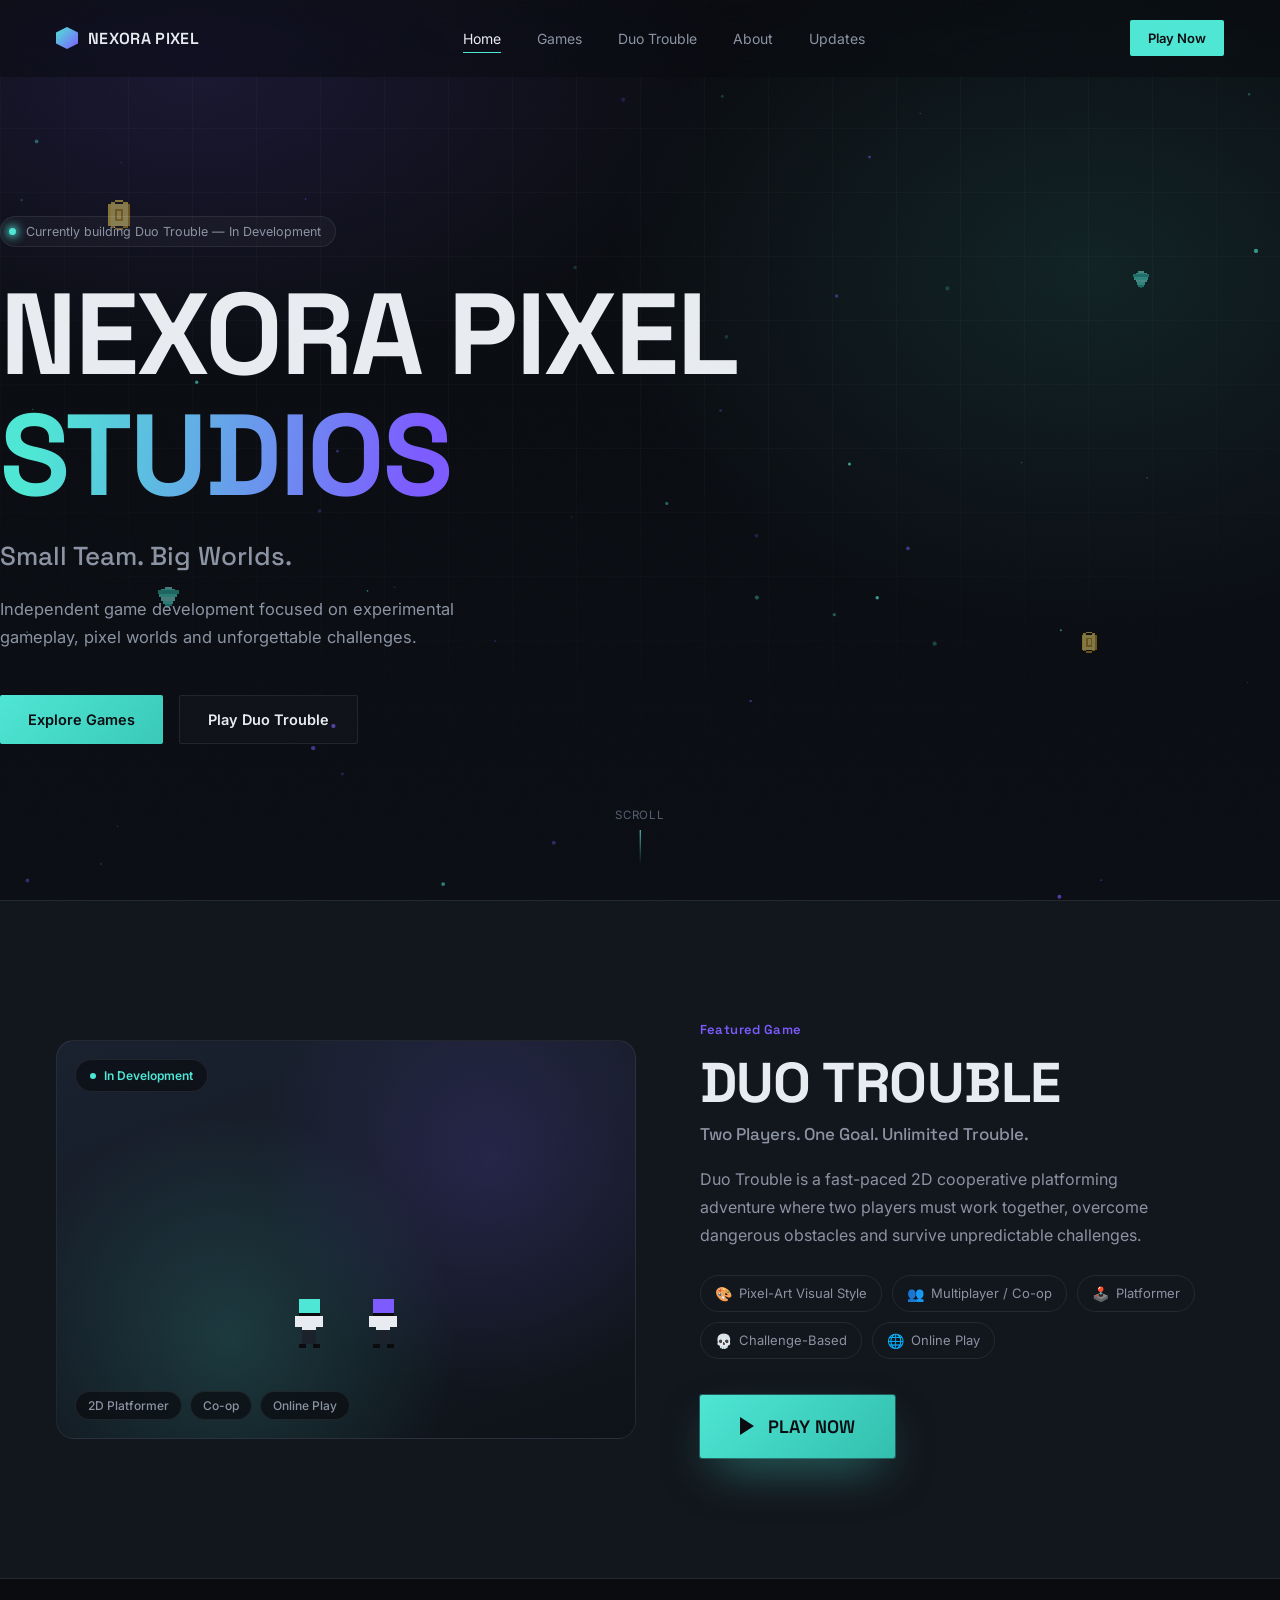
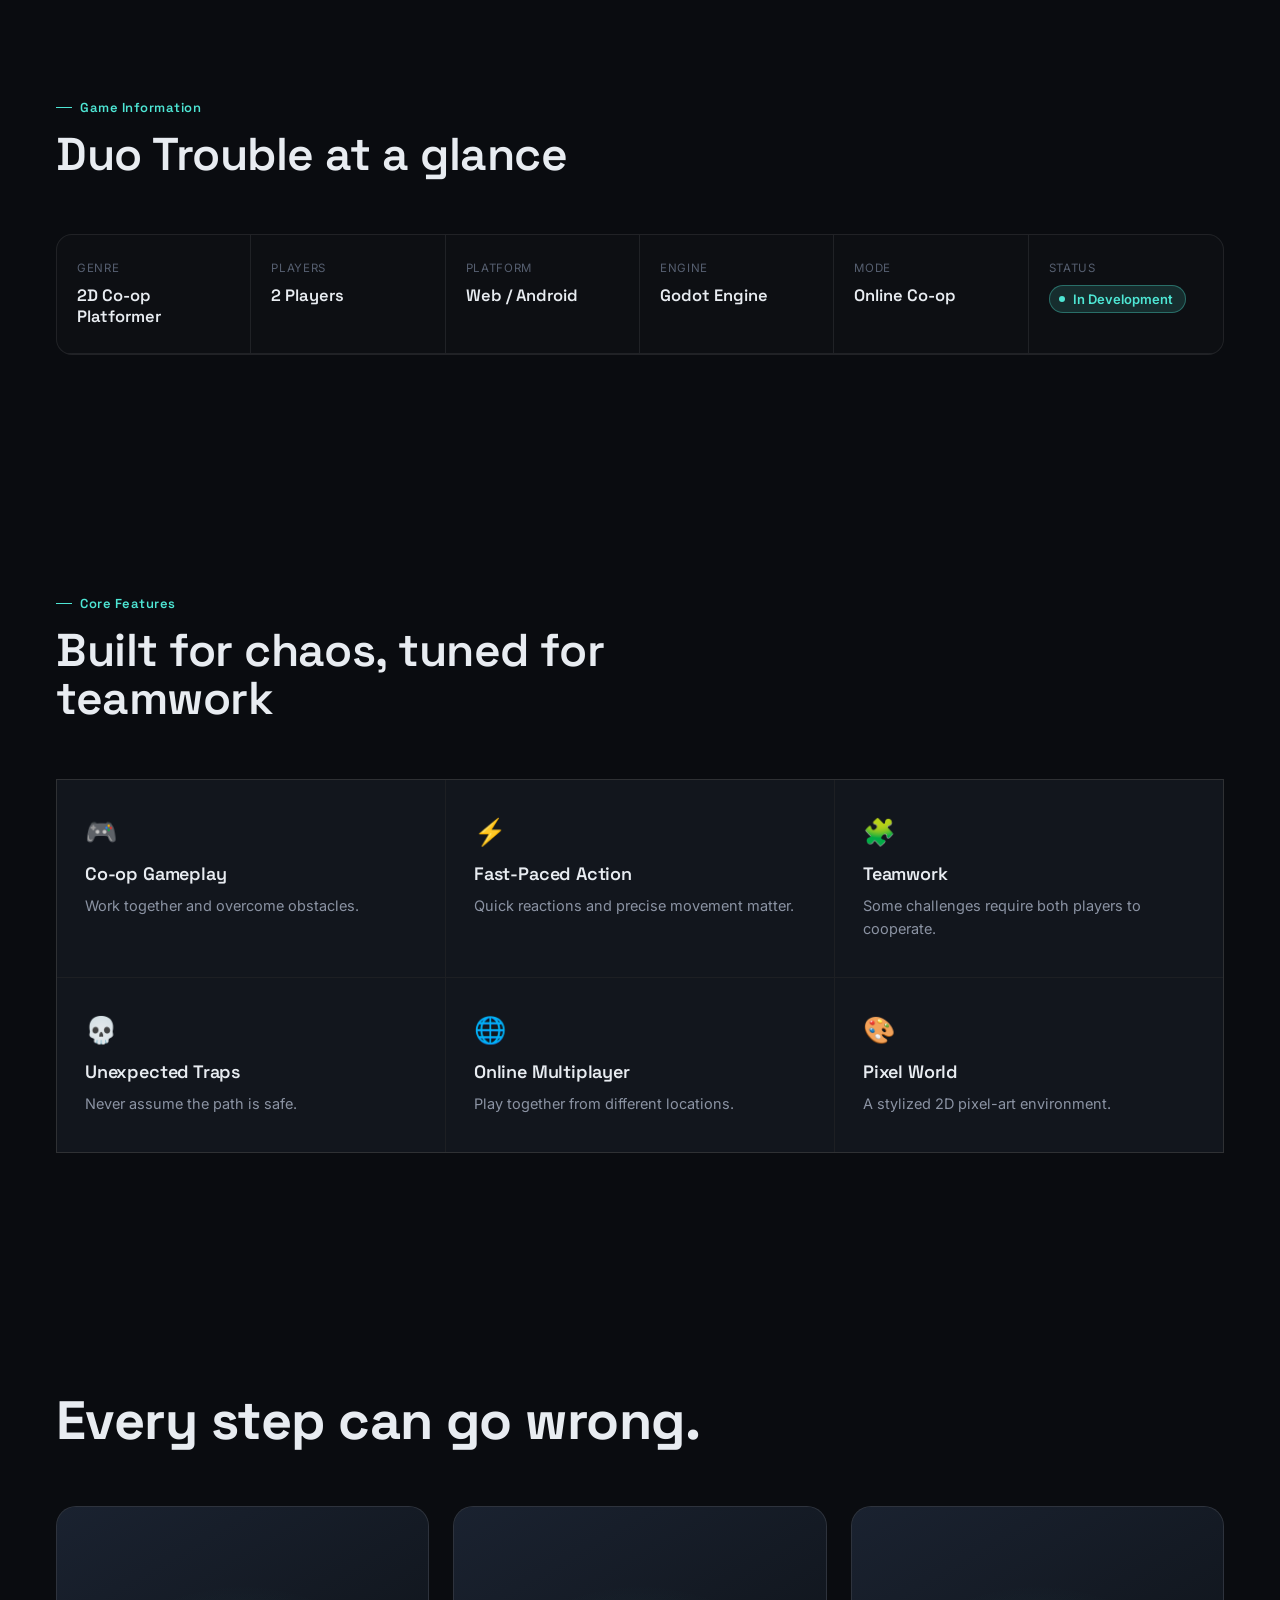
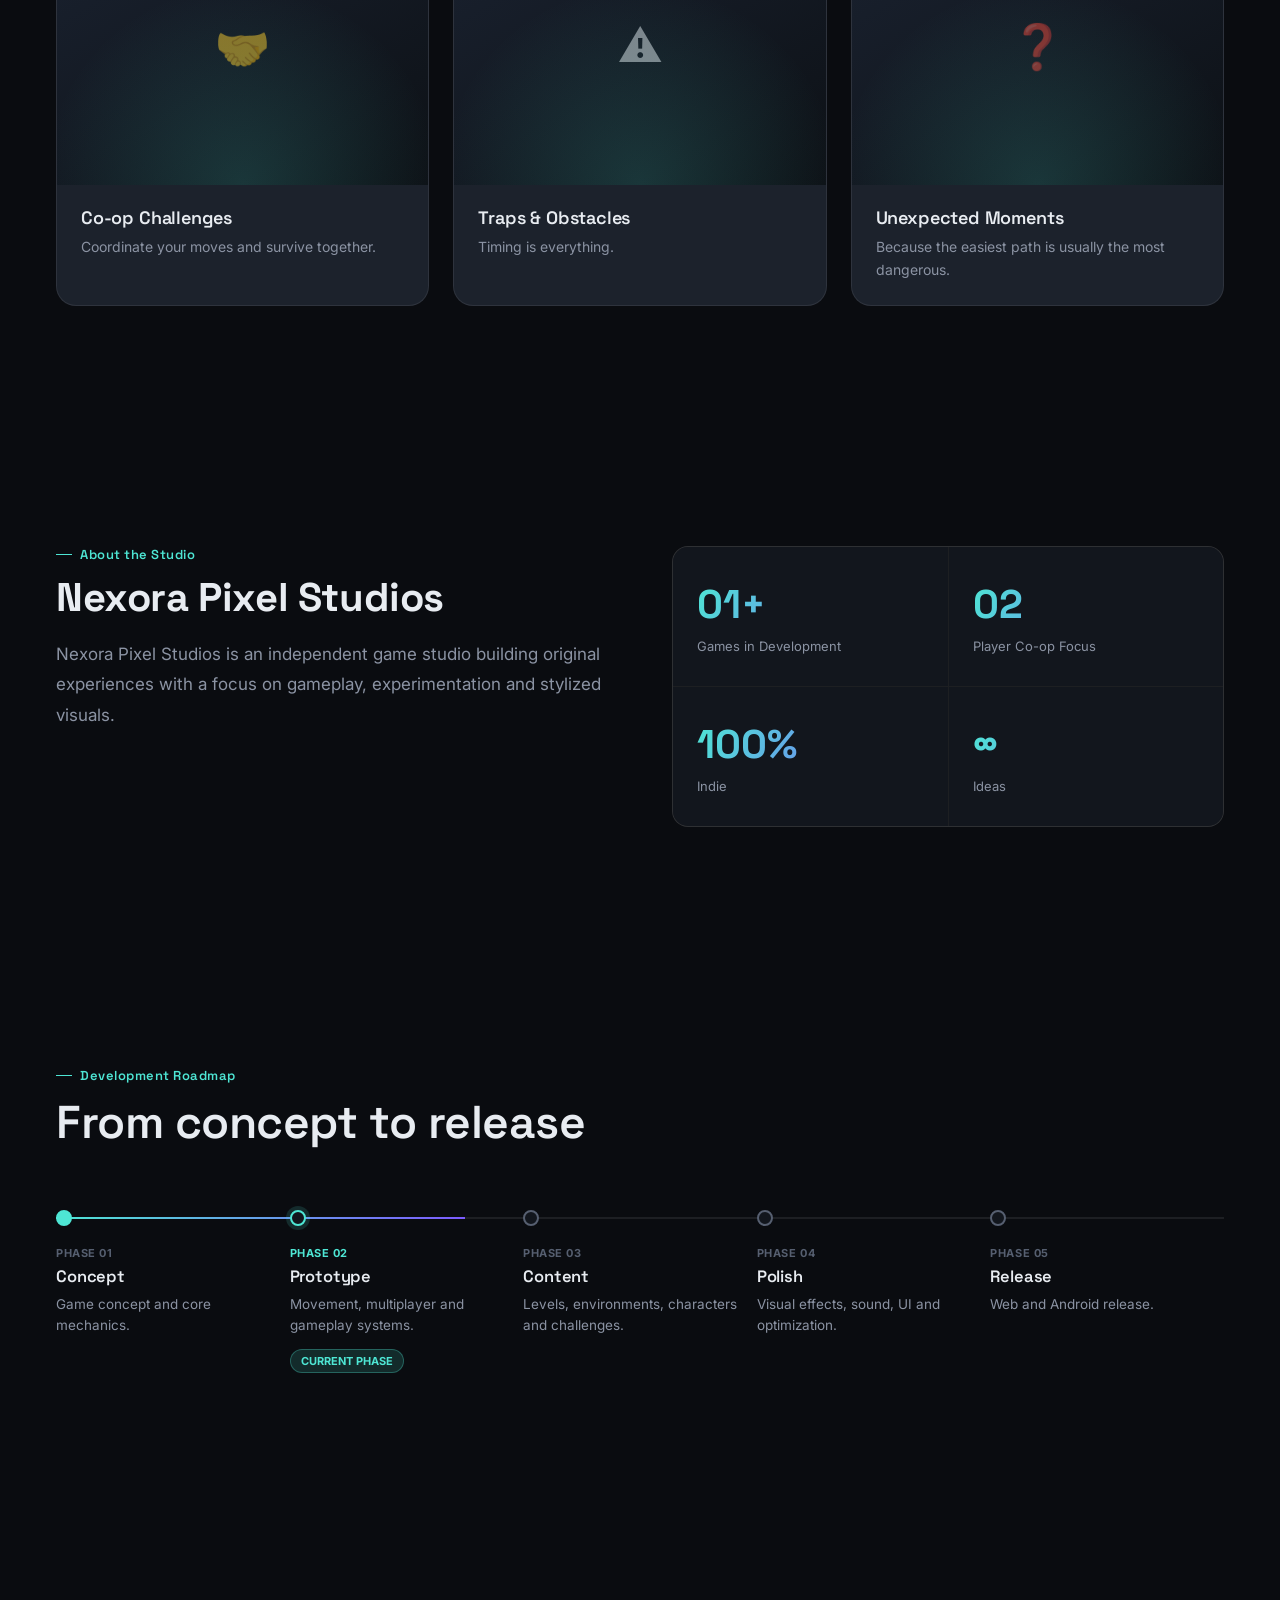
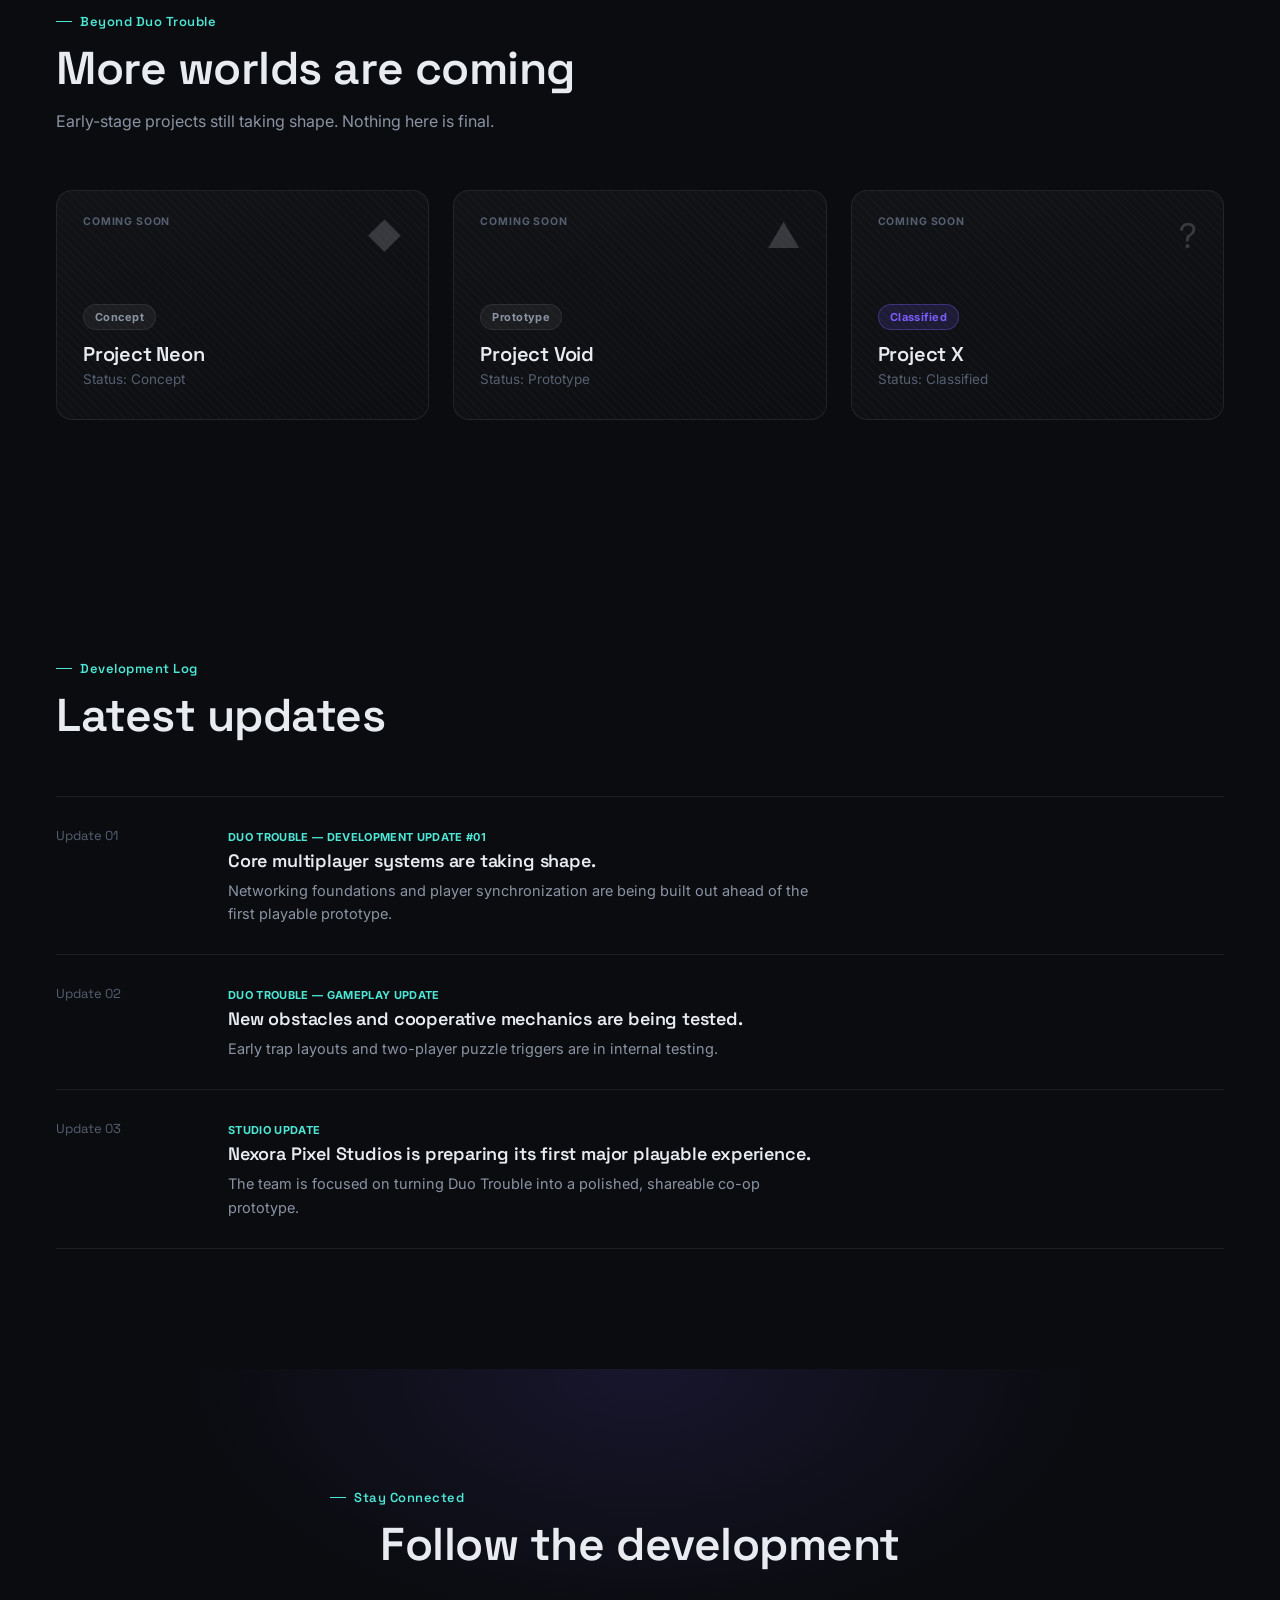
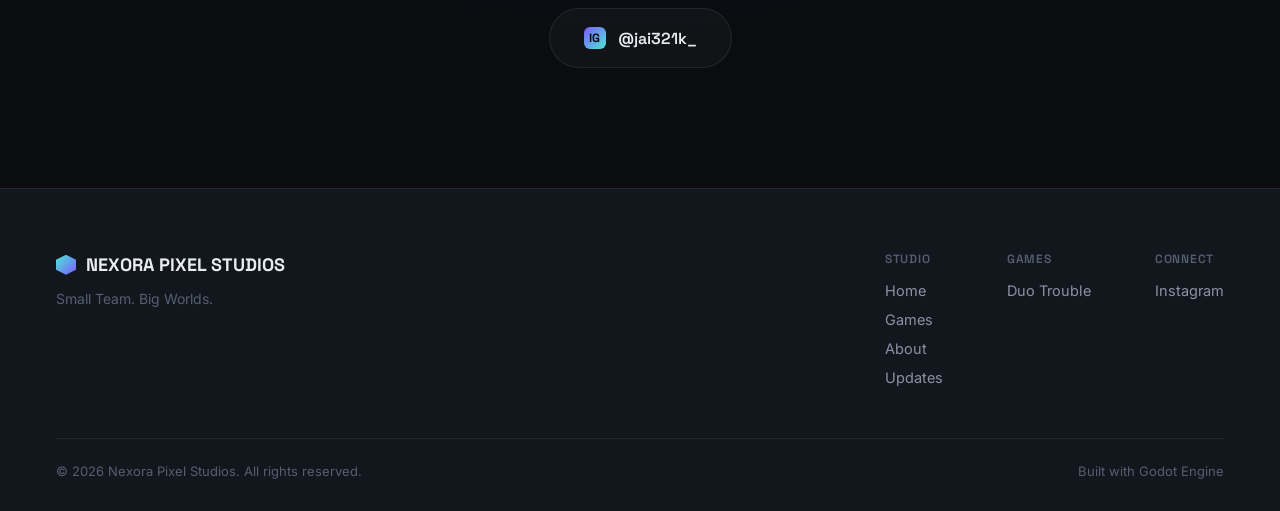
<file: index.html>
<!DOCTYPE html>
<html lang="en">
<head>
<meta charset="UTF-8">
<meta name="viewport" content="width=device-width, initial-scale=1.0">
<title>Nexora Pixel Studios — Small Team. Big Worlds.</title>
<meta name="description" content="Nexora Pixel Studios is an independent game development studio building unique 2D and multiplayer games. Featured game: Duo Trouble, a cooperative pixel-art platformer.">

<meta property="og:title" content="Nexora Pixel Studios — Small Team. Big Worlds.">
<meta property="og:description" content="Independent game development focused on experimental gameplay, pixel worlds and unforgettable challenges.">
<meta property="og:type" content="website">
<meta property="og:image" content="assets/og-cover.png">

<link rel="icon" href="assets/favicon.svg" type="image/svg+xml">
<link rel="stylesheet" href="style.css">
</head>
<body>

<div class="grain"></div>
<div id="scroll-progress"></div>

<div id="loader">
  <div class="loader-px"><span></span><span></span><span></span><span></span></div>
  <div class="loader-mark">NEXORA PIXEL STUDIOS</div>
  <div class="loader-bar"></div>
</div>

<!-- NAV -->
<nav class="nav" id="nav">
  <a href="index.html" class="nav-brand">
    <span class="mark"></span>
    NEXORA PIXEL
  </a>
  <div class="nav-links">
    <a href="index.html" class="active">Home</a>
    <a href="games.html">Games</a>
    <a href="games/duo-trouble.html">Duo Trouble</a>
    <a href="index.html#studio">About</a>
    <a href="index.html#news">Updates</a>
  </div>
  <a class="nav-cta" href="games/duo-trouble.html">Play Now</a>
  <button class="nav-burger" id="burger" aria-label="Open menu" aria-expanded="false">
    <span></span><span></span><span></span>
  </button>
</nav>

<div class="mobile-menu" id="mobileMenu">
  <a href="index.html" class="active">Home</a>
  <a href="games.html">Games</a>
  <a href="games/duo-trouble.html">Duo Trouble</a>
  <a href="index.html#studio">About</a>
  <a href="index.html#news">Updates</a>
  <div class="mm-social">Instagram — @jai321k_</div>
</div>

<!-- HERO -->
<header class="hero" id="home">
  <div class="hero-bg-grid"></div>
  <canvas id="particle-canvas"></canvas>

  <img class="floating-px" src="assets/px-coin.svg" style="width:34px; top:22%; left:8%;" alt="" aria-hidden="true">
  <img class="floating-px" src="assets/px-gem.svg" style="width:28px; top:65%; left:12%;" alt="" aria-hidden="true">
  <img class="floating-px" src="assets/px-gem.svg" style="width:22px; top:30%; right:10%;" alt="" aria-hidden="true">
  <img class="floating-px" src="assets/px-coin.svg" style="width:24px; top:70%; right:14%;" alt="" aria-hidden="true">

  <div class="hero-content">
    <div class="hero-eyebrow"><span class="dot"></span> Currently building Duo Trouble — In Development</div>
    <h1 class="hero-title">NEXORA PIXEL<br><span class="line2">STUDIOS</span></h1>
    <div class="hero-tagline">Small Team. Big Worlds.</div>
    <p class="hero-desc">Independent game development focused on experimental gameplay, pixel worlds and unforgettable challenges.</p>
    <div class="hero-actions">
      <a href="games.html" class="btn btn-primary">Explore Games</a>
      <a href="games/duo-trouble.html" class="btn btn-ghost">Play Duo Trouble</a>
    </div>
  </div>

  <div class="hero-scroll-cue"><span>SCROLL</span><span class="stick"></span></div>
</header>

<!-- FEATURED GAME -->
<section class="featured-game" id="featured">
  <div class="section-inner fg-grid">
    <div class="reveal">
      <div class="fg-banner">
        <div class="fg-banner-scene"></div>
        <div class="fg-pixel-sprites">
          <img class="px-char p1" src="assets/px-hero1.svg" alt="Duo Trouble player one pixel character">
          <img class="px-char p2" src="assets/px-hero2.svg" alt="Duo Trouble player two pixel character">
        </div>
        <div class="fg-banner-badge"><span class="pulse"></span> In Development</div>
        <div class="fg-banner-tags">
          <span class="fg-tag">2D Platformer</span>
          <span class="fg-tag">Co-op</span>
          <span class="fg-tag">Online Play</span>
        </div>
      </div>
    </div>
    <div class="reveal">
      <div class="fg-kicker">Featured Game</div>
      <h2 class="fg-title">DUO TROUBLE</h2>
      <div class="fg-subtitle">Two Players. One Goal. Unlimited Trouble.</div>
      <p class="fg-desc">Duo Trouble is a fast-paced 2D cooperative platforming adventure where two players must work together, overcome dangerous obstacles and survive unpredictable challenges.</p>
      <div class="fg-pillrow">
        <span class="fg-pill"><span class="ic">🎨</span> Pixel-Art Visual Style</span>
        <span class="fg-pill"><span class="ic">👥</span> Multiplayer / Co-op</span>
        <span class="fg-pill"><span class="ic">🕹️</span> Platformer</span>
        <span class="fg-pill"><span class="ic">💀</span> Challenge-Based</span>
        <span class="fg-pill"><span class="ic">🌐</span> Online Play</span>
      </div>
      <div class="fg-actions">
        <a href="games/duo-trouble.html" class="btn-play-lg" id="playNowHome">
          <span class="play-icon"></span> PLAY NOW
        </a>
      </div>
    </div>
  </div>
</section>

<!-- GAME INFO PANEL -->
<section id="game-info">
  <div class="section-inner reveal">
    <div class="section-head">
      <div class="section-kicker">Game Information</div>
      <h2>Duo Trouble at a glance</h2>
    </div>
    <div class="info-panel">
      <div class="info-cell"><div class="info-label">Genre</div><div class="info-value">2D Co-op Platformer</div></div>
      <div class="info-cell"><div class="info-label">Players</div><div class="info-value">2 Players</div></div>
      <div class="info-cell"><div class="info-label">Platform</div><div class="info-value">Web / Android</div></div>
      <div class="info-cell"><div class="info-label">Engine</div><div class="info-value">Godot Engine</div></div>
      <div class="info-cell"><div class="info-label">Mode</div><div class="info-value">Online Co-op</div></div>
      <div class="info-cell"><div class="info-label">Status</div><div class="dev-badge"><span class="pulse"></span>In Development</div></div>
    </div>
  </div>
</section>

<!-- FEATURES -->
<section id="features">
  <div class="section-inner">
    <div class="section-head reveal">
      <div class="section-kicker">Core Features</div>
      <h2>Built for chaos, tuned for teamwork</h2>
    </div>
    <div class="features-grid reveal">
      <div class="feature-card">
        <span class="feature-icon">🎮</span>
        <h3>Co-op Gameplay</h3>
        <p>Work together and overcome obstacles.</p>
        <div class="feature-more">No single player can finish this alone — every route needs two.</div>
      </div>
      <div class="feature-card">
        <span class="feature-icon">⚡</span>
        <h3>Fast-Paced Action</h3>
        <p>Quick reactions and precise movement matter.</p>
        <div class="feature-more">Split-second timing separates a clean run from a restart.</div>
      </div>
      <div class="feature-card">
        <span class="feature-icon">🧩</span>
        <h3>Teamwork</h3>
        <p>Some challenges require both players to cooperate.</p>
        <div class="feature-more">Levers, boosts and switches only work when both players commit.</div>
      </div>
      <div class="feature-card">
        <span class="feature-icon">💀</span>
        <h3>Unexpected Traps</h3>
        <p>Never assume the path is safe.</p>
        <div class="feature-more">Floors, walls and shortcuts hide more than they reveal.</div>
      </div>
      <div class="feature-card">
        <span class="feature-icon">🌐</span>
        <h3>Online Multiplayer</h3>
        <p>Play together from different locations.</p>
        <div class="feature-more">Jump in with a friend from anywhere, no split-screen required.</div>
      </div>
      <div class="feature-card">
        <span class="feature-icon">🎨</span>
        <h3>Pixel World</h3>
        <p>A stylized 2D pixel-art environment.</p>
        <div class="feature-more">Hand-tuned sprites and lighting built around a consistent palette.</div>
      </div>
    </div>
  </div>
</section>

<!-- GAMEPLAY SHOWCASE -->
<section id="showcase">
  <div class="section-inner">
    <h2 class="showcase-heading reveal">Every step can go wrong.</h2>
    <div class="showcase-grid reveal">
      <div class="showcase-card">
        <div class="showcase-img"><span class="glyph">🤝</span></div>
        <div class="showcase-body">
          <h3>Co-op Challenges</h3>
          <p>Coordinate your moves and survive together.</p>
        </div>
      </div>
      <div class="showcase-card">
        <div class="showcase-img"><span class="glyph">⚠️</span></div>
        <div class="showcase-body">
          <h3>Traps &amp; Obstacles</h3>
          <p>Timing is everything.</p>
        </div>
      </div>
      <div class="showcase-card">
        <div class="showcase-img"><span class="glyph">❓</span></div>
        <div class="showcase-body">
          <h3>Unexpected Moments</h3>
          <p>Because the easiest path is usually the most dangerous.</p>
        </div>
      </div>
    </div>
  </div>
</section>

<!-- STUDIO -->
<section id="studio">
  <div class="section-inner studio-grid">
    <div class="reveal studio-text">
      <div class="section-kicker">About the Studio</div>
      <h2 style="font-size:clamp(28px,3.6vw,40px); margin-bottom:20px;">Nexora Pixel Studios</h2>
      <p>Nexora Pixel Studios is an independent game studio building original experiences with a focus on gameplay, experimentation and stylized visuals.</p>
    </div>
    <div class="reveal">
      <div class="stats-grid">
        <div class="stat-cell"><div class="stat-num">01+</div><div class="stat-label">Games in Development</div></div>
        <div class="stat-cell"><div class="stat-num">02</div><div class="stat-label">Player Co-op Focus</div></div>
        <div class="stat-cell"><div class="stat-num">100%</div><div class="stat-label">Indie</div></div>
        <div class="stat-cell"><div class="stat-num">∞</div><div class="stat-label">Ideas</div></div>
      </div>
    </div>
  </div>
</section>

<!-- ROADMAP -->
<section id="roadmap">
  <div class="section-inner">
    <div class="section-head reveal">
      <div class="section-kicker">Development Roadmap</div>
      <h2>From concept to release</h2>
    </div>
    <div class="roadmap reveal">
      <div class="roadmap-track">
        <div class="roadmap-line"><div class="roadmap-line-fill"></div></div>
        <div class="phase done">
          <div class="phase-dot"></div>
          <div class="phase-tag">PHASE 01</div>
          <h3>Concept</h3>
          <p>Game concept and core mechanics.</p>
        </div>
        <div class="phase current">
          <div class="phase-dot"></div>
          <div class="phase-tag">PHASE 02</div>
          <h3>Prototype</h3>
          <p>Movement, multiplayer and gameplay systems.</p>
          <div class="current-flag">CURRENT PHASE</div>
        </div>
        <div class="phase">
          <div class="phase-dot"></div>
          <div class="phase-tag">PHASE 03</div>
          <h3>Content</h3>
          <p>Levels, environments, characters and challenges.</p>
        </div>
        <div class="phase">
          <div class="phase-dot"></div>
          <div class="phase-tag">PHASE 04</div>
          <h3>Polish</h3>
          <p>Visual effects, sound, UI and optimization.</p>
        </div>
        <div class="phase">
          <div class="phase-dot"></div>
          <div class="phase-tag">PHASE 05</div>
          <h3>Release</h3>
          <p>Web and Android release.</p>
        </div>
      </div>
    </div>
  </div>
</section>

<!-- UPCOMING PROJECTS -->
<section id="upcoming">
  <div class="section-inner">
    <div class="section-head reveal">
      <div class="section-kicker">Beyond Duo Trouble</div>
      <h2>More worlds are coming</h2>
      <p class="sub">Early-stage projects still taking shape. Nothing here is final.</p>
    </div>
    <div class="upcoming-grid reveal">
      <div class="upcoming-card">
        <div class="noise-veil"></div>
        <span class="upcoming-soon">COMING SOON</span>
        <span class="upcoming-glyph">◆</span>
        <span class="upcoming-tag">Concept</span>
        <h3>Project Neon</h3>
        <div class="status">Status: Concept</div>
      </div>
      <div class="upcoming-card">
        <div class="noise-veil"></div>
        <span class="upcoming-soon">COMING SOON</span>
        <span class="upcoming-glyph">▲</span>
        <span class="upcoming-tag">Prototype</span>
        <h3>Project Void</h3>
        <div class="status">Status: Prototype</div>
      </div>
      <div class="upcoming-card classified">
        <div class="noise-veil"></div>
        <span class="upcoming-soon">COMING SOON</span>
        <span class="upcoming-glyph">?</span>
        <span class="upcoming-tag">Classified</span>
        <h3>Project X</h3>
        <div class="status">Status: Classified</div>
      </div>
    </div>
  </div>
</section>

<!-- NEWS -->
<section id="news">
  <div class="section-inner">
    <div class="section-head reveal">
      <div class="section-kicker">Development Log</div>
      <h2>Latest updates</h2>
    </div>
    <div class="news-list reveal">
      <div class="news-item">
        <div class="news-date">Update 01</div>
        <div>
          <span class="news-tag">DUO TROUBLE — DEVELOPMENT UPDATE #01</span>
          <h3>Core multiplayer systems are taking shape.</h3>
          <p>Networking foundations and player synchronization are being built out ahead of the first playable prototype.</p>
        </div>
      </div>
      <div class="news-item">
        <div class="news-date">Update 02</div>
        <div>
          <span class="news-tag">DUO TROUBLE — GAMEPLAY UPDATE</span>
          <h3>New obstacles and cooperative mechanics are being tested.</h3>
          <p>Early trap layouts and two-player puzzle triggers are in internal testing.</p>
        </div>
      </div>
      <div class="news-item">
        <div class="news-date">Update 03</div>
        <div>
          <span class="news-tag">STUDIO UPDATE</span>
          <h3>Nexora Pixel Studios is preparing its first major playable experience.</h3>
          <p>The team is focused on turning Duo Trouble into a polished, shareable co-op prototype.</p>
        </div>
      </div>
    </div>
  </div>
</section>

<!-- CONTACT -->
<section class="contact-section" id="contact">
  <div class="section-inner reveal">
    <div class="section-head">
      <div class="section-kicker">Stay Connected</div>
      <h2>Follow the development</h2>
    </div>
    <a class="ig-button" href="https://instagram.com/jai321k_" target="_blank" rel="noopener">
      <span class="ig-glyph">IG</span> @jai321k_
    </a>
  </div>
</section>

<footer>
  <div class="footer-grid">
    <div class="footer-brand">
      <div class="footer-brand-name"><span class="mark" style="width:20px;height:20px;background:linear-gradient(135deg,#4ee6d4,#7c5cff);clip-path:polygon(50% 0%,100% 25%,100% 75%,50% 100%,0% 75%,0% 25%);"></span>NEXORA PIXEL STUDIOS</div>
      <p>Small Team. Big Worlds.</p>
    </div>
    <div class="footer-links">
      <div class="footer-col">
        <h4>Studio</h4>
        <a href="index.html">Home</a>
        <a href="games.html">Games</a>
        <a href="index.html#studio">About</a>
        <a href="index.html#news">Updates</a>
      </div>
      <div class="footer-col">
        <h4>Games</h4>
        <a href="games/duo-trouble.html">Duo Trouble</a>
      </div>
      <div class="footer-col">
        <h4>Connect</h4>
        <a href="https://instagram.com/jai321k_" target="_blank" rel="noopener">Instagram</a>
      </div>
    </div>
  </div>
  <div class="footer-bottom">
    <span>© 2026 Nexora Pixel Studios. All rights reserved.</span>
    <span>Built with Godot Engine</span>
  </div>
</footer>

<script src="main.js"></script>
</body>
</html>
</file>
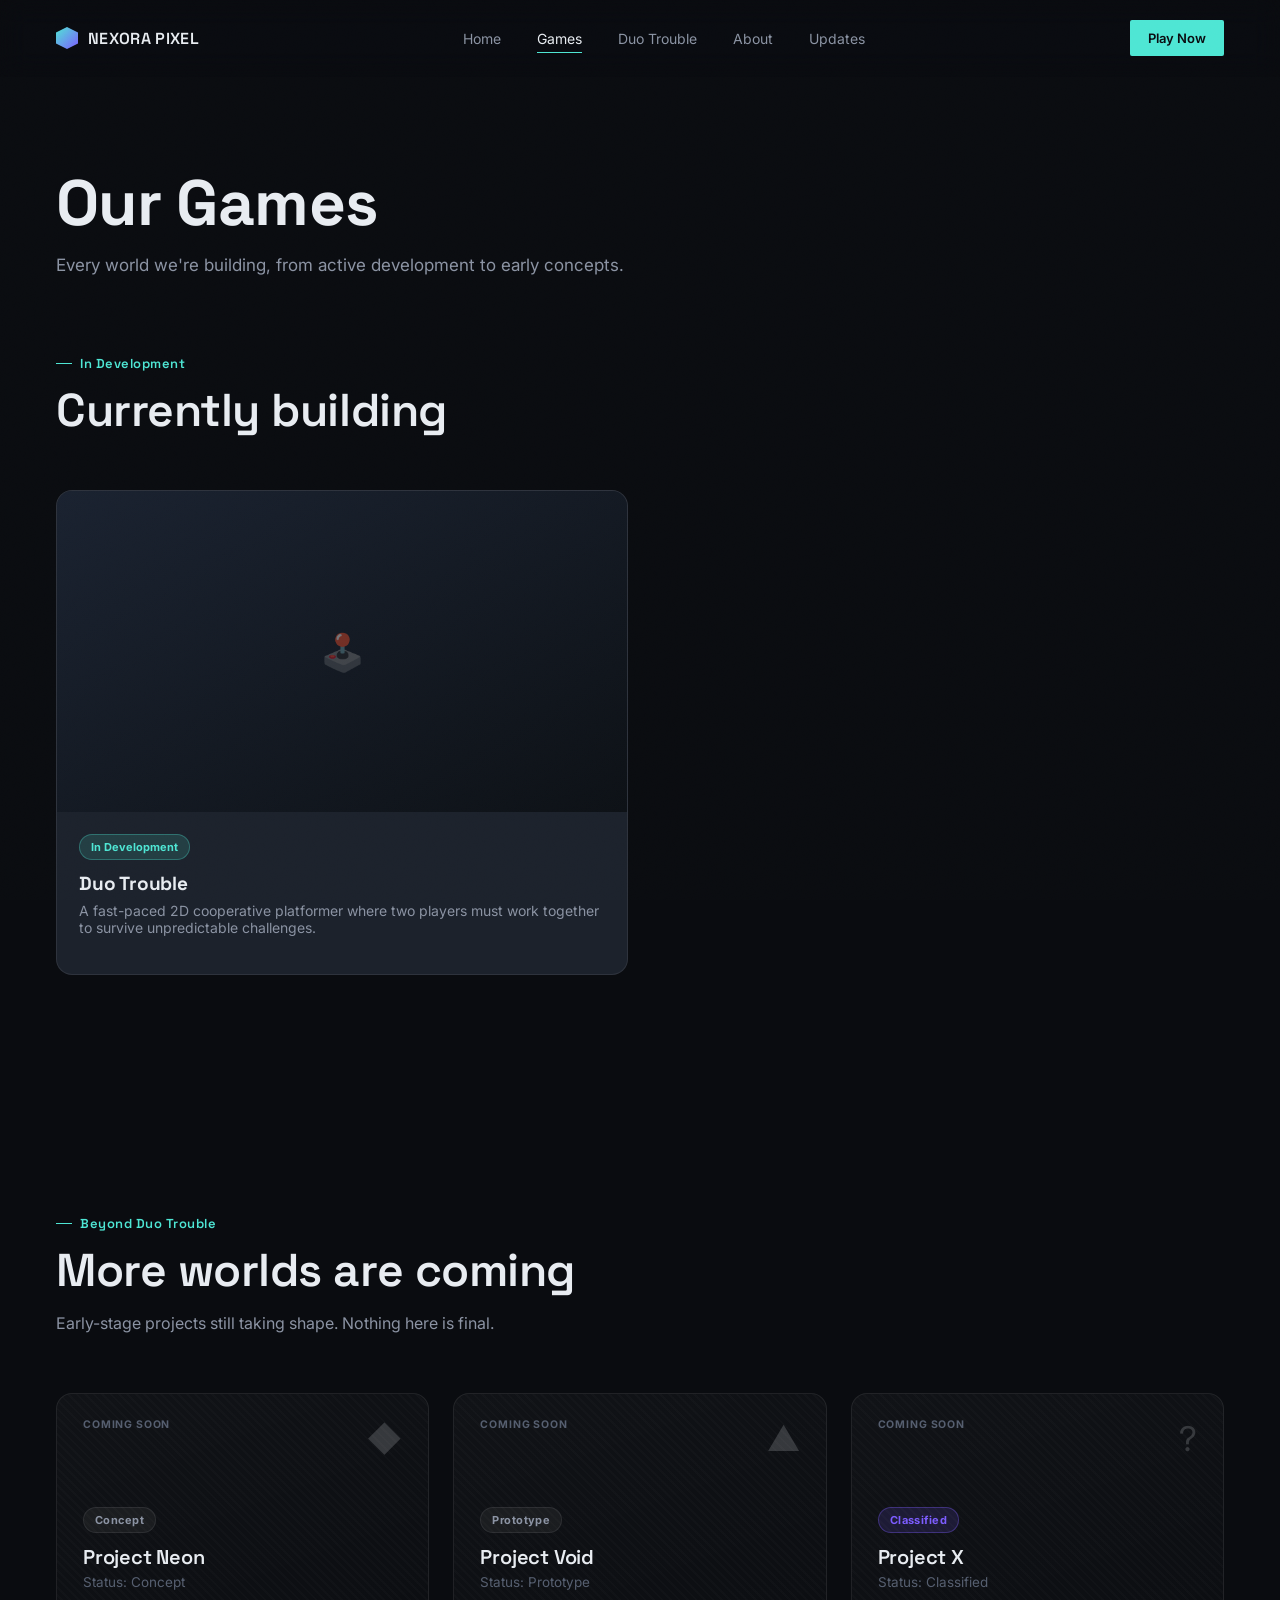
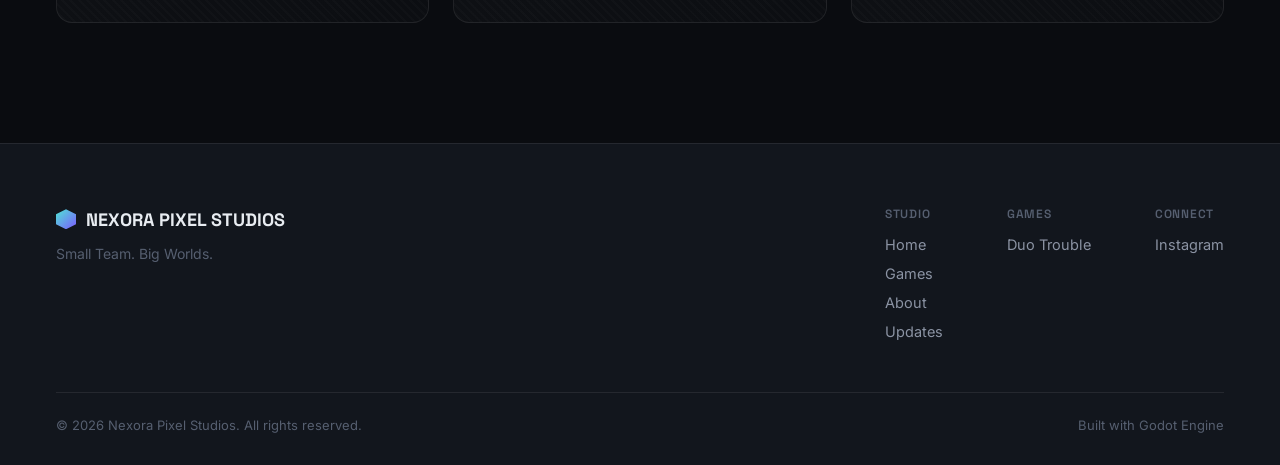
<file: games.html>
<!DOCTYPE html>
<html lang="en">
<head>
<meta charset="UTF-8">
<meta name="viewport" content="width=device-width, initial-scale=1.0">
<title>Games — Nexora Pixel Studios</title>
<meta name="description" content="Explore the games in development at Nexora Pixel Studios, including the cooperative pixel-art platformer Duo Trouble.">
<meta property="og:title" content="Games — Nexora Pixel Studios">
<meta property="og:description" content="Explore the games in development at Nexora Pixel Studios.">
<link rel="icon" href="assets/favicon.svg" type="image/svg+xml">
<link rel="stylesheet" href="style.css">
</head>
<body>

<div class="grain"></div>
<div id="scroll-progress"></div>
<div id="loader">
  <div class="loader-px"><span></span><span></span><span></span><span></span></div>
  <div class="loader-mark">NEXORA PIXEL STUDIOS</div>
  <div class="loader-bar"></div>
</div>

<nav class="nav" id="nav">
  <a href="index.html" class="nav-brand"><span class="mark"></span> NEXORA PIXEL</a>
  <div class="nav-links">
    <a href="index.html">Home</a>
    <a href="games.html" class="active">Games</a>
    <a href="games/duo-trouble.html">Duo Trouble</a>
    <a href="index.html#studio">About</a>
    <a href="index.html#news">Updates</a>
  </div>
  <a class="nav-cta" href="games/duo-trouble.html">Play Now</a>
  <button class="nav-burger" id="burger" aria-label="Open menu" aria-expanded="false"><span></span><span></span><span></span></button>
</nav>

<div class="mobile-menu" id="mobileMenu">
  <a href="index.html">Home</a>
  <a href="games.html" class="active">Games</a>
  <a href="games/duo-trouble.html">Duo Trouble</a>
  <a href="index.html#studio">About</a>
  <a href="index.html#news">Updates</a>
  <div class="mm-social">Instagram — @jai321k_</div>
</div>

<section class="page-hero">
  <div class="section-inner reveal">
    <h1>Our Games</h1>
    <p>Every world we're building, from active development to early concepts.</p>
  </div>
</section>

<section style="padding-top:20px;">
  <div class="section-inner">
    <div class="section-head reveal">
      <div class="section-kicker">In Development</div>
      <h2>Currently building</h2>
    </div>
    <div class="games-list-grid reveal">
      <a href="games/duo-trouble.html" class="game-card">
        <div class="thumb"><span class="glyph">🕹️</span></div>
        <div class="body">
          <span class="status-chip">In Development</span>
          <h3 style="margin-top:14px;">Duo Trouble</h3>
          <p>A fast-paced 2D cooperative platformer where two players must work together to survive unpredictable challenges.</p>
        </div>
      </a>
    </div>
  </div>
</section>

<section>
  <div class="section-inner">
    <div class="section-head reveal">
      <div class="section-kicker">Beyond Duo Trouble</div>
      <h2>More worlds are coming</h2>
      <p class="sub">Early-stage projects still taking shape. Nothing here is final.</p>
    </div>
    <div class="upcoming-grid reveal">
      <div class="upcoming-card">
        <div class="noise-veil"></div>
        <span class="upcoming-soon">COMING SOON</span>
        <span class="upcoming-glyph">◆</span>
        <span class="upcoming-tag">Concept</span>
        <h3>Project Neon</h3>
        <div class="status">Status: Concept</div>
      </div>
      <div class="upcoming-card">
        <div class="noise-veil"></div>
        <span class="upcoming-soon">COMING SOON</span>
        <span class="upcoming-glyph">▲</span>
        <span class="upcoming-tag">Prototype</span>
        <h3>Project Void</h3>
        <div class="status">Status: Prototype</div>
      </div>
      <div class="upcoming-card classified">
        <div class="noise-veil"></div>
        <span class="upcoming-soon">COMING SOON</span>
        <span class="upcoming-glyph">?</span>
        <span class="upcoming-tag">Classified</span>
        <h3>Project X</h3>
        <div class="status">Status: Classified</div>
      </div>
    </div>
  </div>
</section>

<footer>
  <div class="footer-grid">
    <div class="footer-brand">
      <div class="footer-brand-name"><span class="mark" style="width:20px;height:20px;background:linear-gradient(135deg,#4ee6d4,#7c5cff);clip-path:polygon(50% 0%,100% 25%,100% 75%,50% 100%,0% 75%,0% 25%);"></span>NEXORA PIXEL STUDIOS</div>
      <p>Small Team. Big Worlds.</p>
    </div>
    <div class="footer-links">
      <div class="footer-col">
        <h4>Studio</h4>
        <a href="index.html">Home</a>
        <a href="games.html">Games</a>
        <a href="index.html#studio">About</a>
        <a href="index.html#news">Updates</a>
      </div>
      <div class="footer-col">
        <h4>Games</h4>
        <a href="games/duo-trouble.html">Duo Trouble</a>
      </div>
      <div class="footer-col">
        <h4>Connect</h4>
        <a href="https://instagram.com/jai321k_" target="_blank" rel="noopener">Instagram</a>
      </div>
    </div>
  </div>
  <div class="footer-bottom">
    <span>© 2026 Nexora Pixel Studios. All rights reserved.</span>
    <span>Built with Godot Engine</span>
  </div>
</footer>

<script src="../main.js"></script>
<script>document.getElementById('nav').querySelector('a.nav-brand').href='index.html';</script>
</body>
</html>
</file>
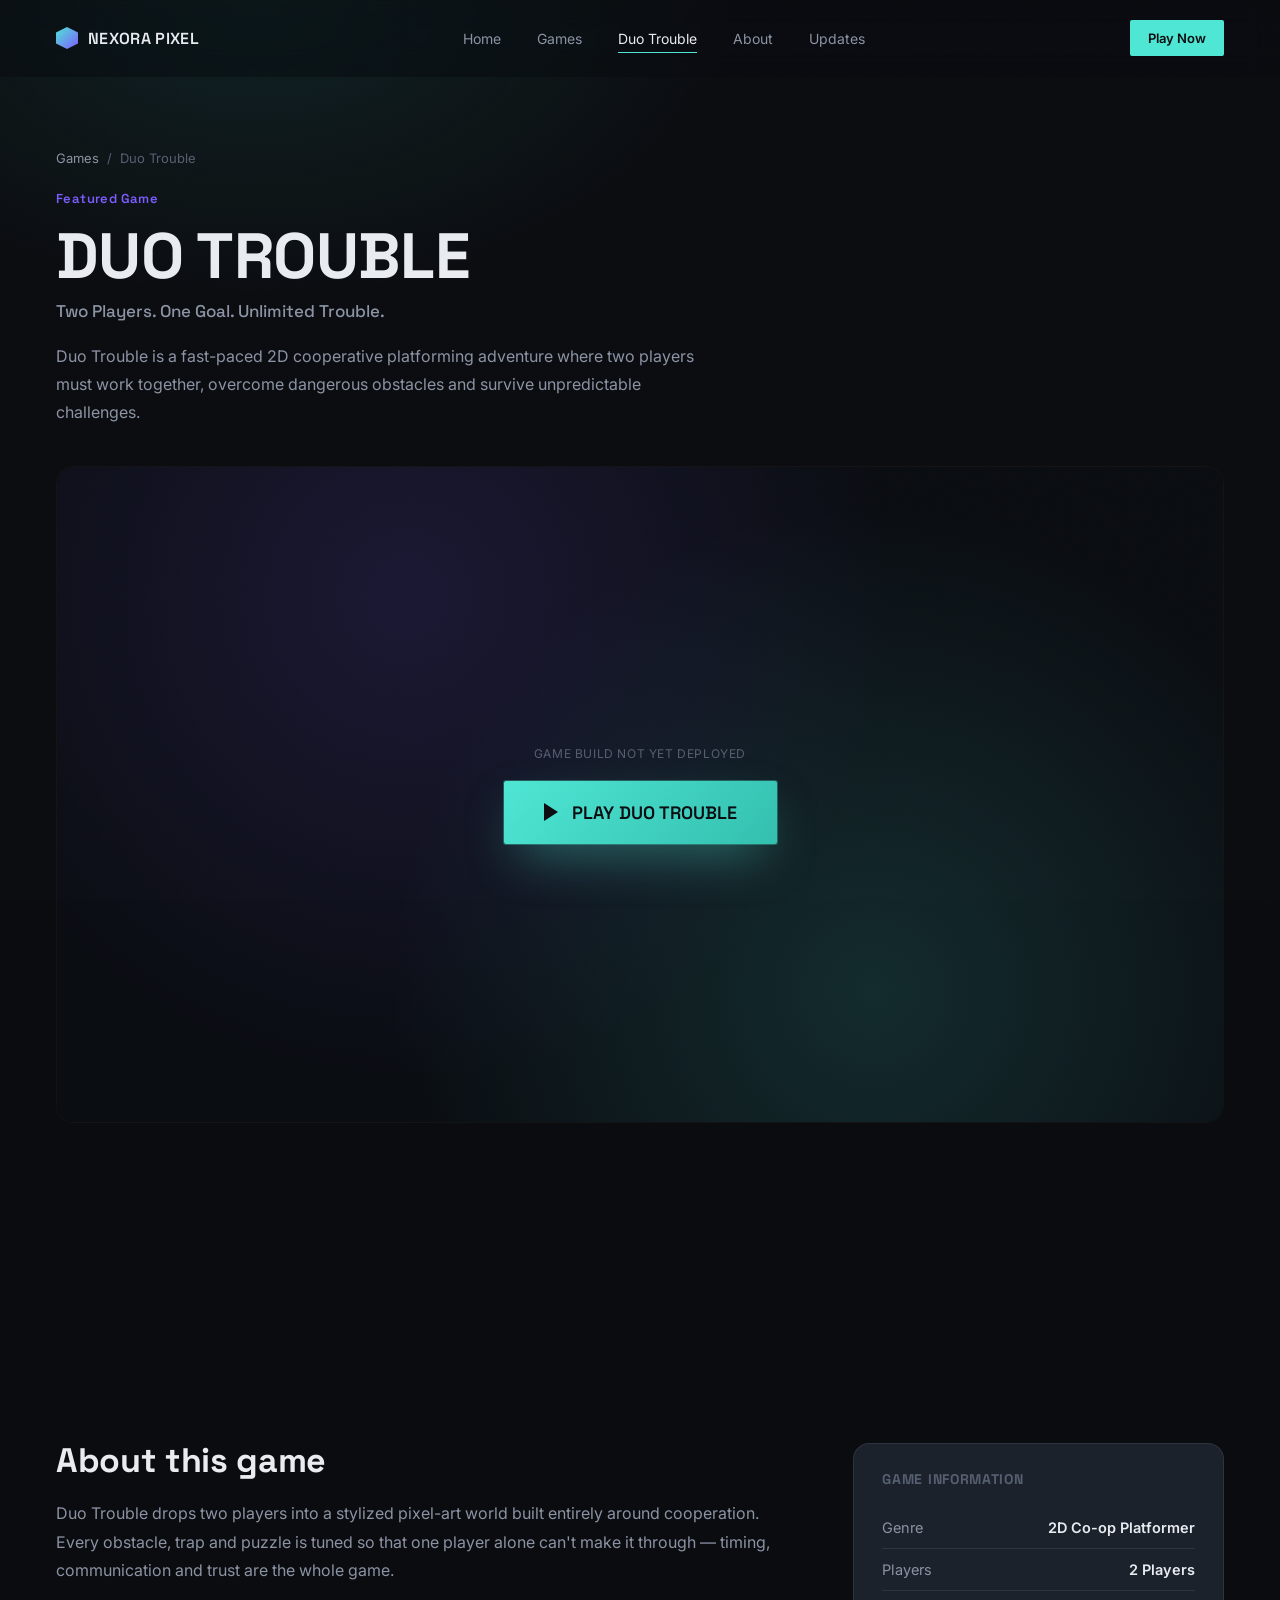
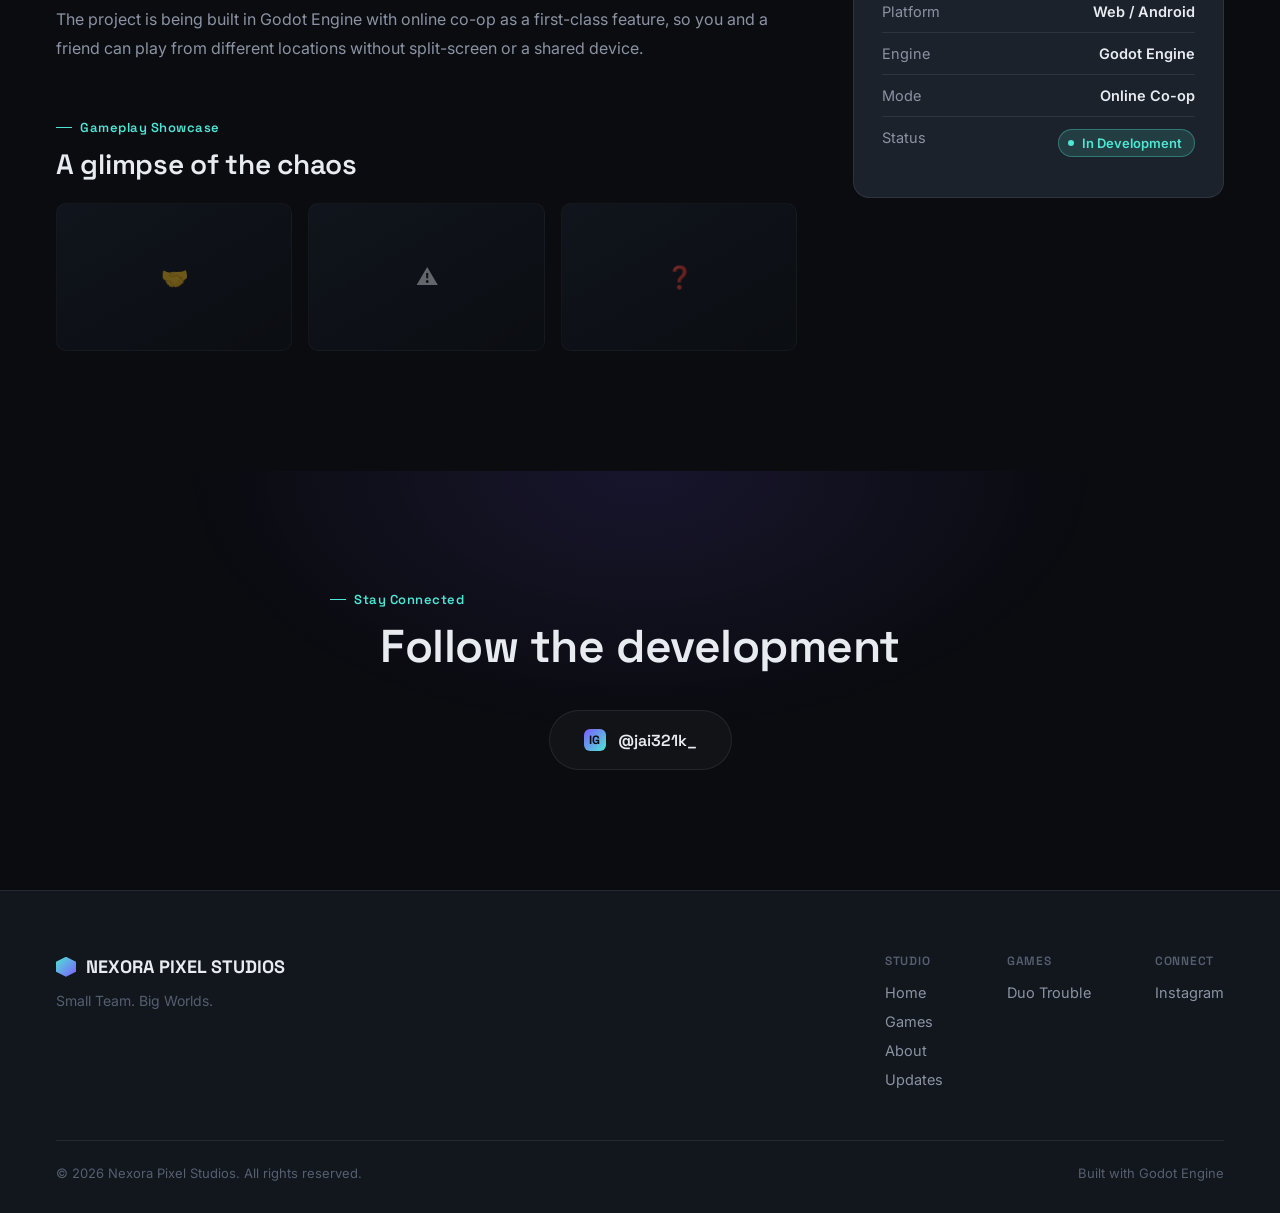
<file: games/duo-trouble.html>
<!DOCTYPE html>
<html lang="en">
<head>
<meta charset="UTF-8">
<meta name="viewport" content="width=device-width, initial-scale=1.0">
<title>Duo Trouble — Nexora Pixel Studios</title>
<meta name="description" content="Play Duo Trouble, a fast-paced 2D cooperative platformer from Nexora Pixel Studios. Two players, one goal, unlimited trouble.">
<meta property="og:title" content="Duo Trouble — Nexora Pixel Studios">
<meta property="og:description" content="Two Players. One Goal. Unlimited Trouble.">
<link rel="icon" href="../assets/favicon.svg" type="image/svg+xml">
<link rel="stylesheet" href="../style.css">
</head>
<body>

<div class="grain"></div>
<div id="scroll-progress"></div>
<div id="loader">
  <div class="loader-px"><span></span><span></span><span></span><span></span></div>
  <div class="loader-mark">NEXORA PIXEL STUDIOS</div>
  <div class="loader-bar"></div>
</div>

<nav class="nav" id="nav">
  <a href="../index.html" class="nav-brand"><span class="mark"></span> NEXORA PIXEL</a>
  <div class="nav-links">
    <a href="../index.html">Home</a>
    <a href="../games.html">Games</a>
    <a href="duo-trouble.html" class="active">Duo Trouble</a>
    <a href="../index.html#studio">About</a>
    <a href="../index.html#news">Updates</a>
  </div>
  <a class="nav-cta" href="#play">Play Now</a>
  <button class="nav-burger" id="burger" aria-label="Open menu" aria-expanded="false"><span></span><span></span><span></span></button>
</nav>

<div class="mobile-menu" id="mobileMenu">
  <a href="../index.html">Home</a>
  <a href="../games.html">Games</a>
  <a href="duo-trouble.html" class="active">Duo Trouble</a>
  <a href="../index.html#studio">About</a>
  <a href="../index.html#news">Updates</a>
  <div class="mm-social">Instagram — @jai321k_</div>
</div>

<section class="game-hero">
  <div class="section-inner reveal">
    <div class="breadcrumb"><a href="../games.html">Games</a> <span>/</span> <span>Duo Trouble</span></div>
    <div class="fg-kicker">Featured Game</div>
    <h1 class="fg-title" style="font-size:clamp(38px,6vw,64px);">DUO TROUBLE</h1>
    <div class="fg-subtitle">Two Players. One Goal. Unlimited Trouble.</div>
    <p class="fg-desc" style="max-width:640px;">Duo Trouble is a fast-paced 2D cooperative platforming adventure where two players must work together, overcome dangerous obstacles and survive unpredictable challenges.</p>

    <!-- ================================================================
         GODOT WEB EXPORT EMBED CONTAINER
         Replace the placeholder logic below with the exported Godot Web
         build. Expected export path: /games/duo-trouble/web/index.html
         Once the export is present, #play-btn will load it directly
         into #game-embed-frame (an <iframe>) and hide the placeholder.
         ================================================================ -->
    <div class="play-container" id="play" data-game-src="/games/duo-trouble/web/index.html">
      <div class="scene"></div>
      <div class="play-container-content" id="playPlaceholder">
        <div class="tag">GAME BUILD NOT YET DEPLOYED</div>
        <button class="btn-play-lg" id="play-btn">
          <span class="play-icon"></span> PLAY DUO TROUBLE
        </button>
      </div>
      <iframe id="game-embed-frame" title="Duo Trouble — playable build" allow="autoplay; fullscreen; gamepad"></iframe>
    </div>
  </div>
</section>

<section>
  <div class="section-inner">
    <div class="detail-grid">
      <div class="detail-main reveal">
        <h2>About this game</h2>
        <p>Duo Trouble drops two players into a stylized pixel-art world built entirely around cooperation. Every obstacle, trap and puzzle is tuned so that one player alone can't make it through — timing, communication and trust are the whole game.</p>
        <p>The project is being built in Godot Engine with online co-op as a first-class feature, so you and a friend can play from different locations without split-screen or a shared device.</p>

        <div class="section-head" style="margin-top:56px; margin-bottom:24px;">
          <div class="section-kicker">Gameplay Showcase</div>
          <h2 style="font-size:28px;">A glimpse of the chaos</h2>
        </div>
        <div class="screenshot-strip">
          <div class="shot">🤝</div>
          <div class="shot">⚠️</div>
          <div class="shot">❓</div>
        </div>
      </div>

      <aside class="detail-side reveal">
        <h4>Game Information</h4>
        <div class="row"><span>Genre</span><span>2D Co-op Platformer</span></div>
        <div class="row"><span>Players</span><span>2 Players</span></div>
        <div class="row"><span>Platform</span><span>Web / Android</span></div>
        <div class="row"><span>Engine</span><span>Godot Engine</span></div>
        <div class="row"><span>Mode</span><span>Online Co-op</span></div>
        <div class="row"><span>Status</span><span class="dev-badge"><span class="pulse"></span>In Development</span></div>
      </aside>
    </div>
  </div>
</section>

<section class="contact-section">
  <div class="section-inner reveal">
    <div class="section-head">
      <div class="section-kicker">Stay Connected</div>
      <h2>Follow the development</h2>
    </div>
    <a class="ig-button" href="https://instagram.com/jai321k_" target="_blank" rel="noopener">
      <span class="ig-glyph">IG</span> @jai321k_
    </a>
  </div>
</section>

<footer>
  <div class="footer-grid">
    <div class="footer-brand">
      <div class="footer-brand-name"><span class="mark" style="width:20px;height:20px;background:linear-gradient(135deg,#4ee6d4,#7c5cff);clip-path:polygon(50% 0%,100% 25%,100% 75%,50% 100%,0% 75%,0% 25%);"></span>NEXORA PIXEL STUDIOS</div>
      <p>Small Team. Big Worlds.</p>
    </div>
    <div class="footer-links">
      <div class="footer-col">
        <h4>Studio</h4>
        <a href="../index.html">Home</a>
        <a href="../games.html">Games</a>
        <a href="../index.html#studio">About</a>
        <a href="../index.html#news">Updates</a>
      </div>
      <div class="footer-col">
        <h4>Games</h4>
        <a href="duo-trouble.html">Duo Trouble</a>
      </div>
      <div class="footer-col">
        <h4>Connect</h4>
        <a href="https://instagram.com/jai321k_" target="_blank" rel="noopener">Instagram</a>
      </div>
    </div>
  </div>
  <div class="footer-bottom">
    <span>© 2026 Nexora Pixel Studios. All rights reserved.</span>
    <span>Built with Godot Engine</span>
  </div>
</footer>

<script src="../main.js"></script>
<script>
  // Wire the play button to attempt loading the Godot Web export.
  // If the export file doesn't exist yet (404), keep the placeholder visible.
  (function(){
    const container = document.getElementById('play');
    const btn = document.getElementById('play-btn');
    const placeholder = document.getElementById('playPlaceholder');
    const frame = document.getElementById('game-embed-frame');
    const src = container.getAttribute('data-game-src');

    function tryLaunch(){
      fetch(src, { method: 'HEAD' }).then(res => {
        if(res.ok){
          frame.src = src;
          frame.style.display = 'block';
          placeholder.style.display = 'none';
        } else {
          alert('The Duo Trouble web build isn\'t deployed yet. Once the Godot Web export is added at ' + src + ', this button will launch it automatically.');
        }
      }).catch(() => {
        alert('The Duo Trouble web build isn\'t deployed yet. Once the Godot Web export is added at ' + src + ', this button will launch it automatically.');
      });
    }
    btn.addEventListener('click', tryLaunch);
  })();
</script>
</body>
</html>
</file>
<file: style.css>
/* ============================================================
   NEXORA PIXEL STUDIOS — core stylesheet
   ============================================================ */

@import url('https://fonts.googleapis.com/css2?family=Space+Grotesk:wght@400;500;600;700&family=Inter:wght@400;500;600&display=swap');

:root{
  --void:#0a0c10;
  --charcoal:#12161d;
  --panel:#1c222c;
  --panel-hi:#232a36;
  --line:rgba(255,255,255,0.08);
  --cyan:#4ee6d4;
  --cyan-dim:rgba(78,230,212,0.14);
  --violet:#7c5cff;
  --violet-dim:rgba(124,92,255,0.14);
  --text:#e8ecf1;
  --text-dim:#8b93a3;
  --text-faint:#565f70;
  --danger:#ff5d6c;

  --font-display:'Space Grotesk', sans-serif;
  --font-body:'Inter', sans-serif;

  --radius-sharp:2px;
  --radius-soft:14px;
  --radius-round:999px;

  color-scheme: dark;
}

*,*::before,*::after{ box-sizing:border-box; }
html{ scroll-behavior:smooth; }
@media (prefers-reduced-motion: reduce){
  html{ scroll-behavior:auto; }
  *,*::before,*::after{ animation-duration:0.001ms !important; animation-iteration-count:1 !important; transition-duration:0.001ms !important; scroll-behavior:auto !important; }
}

body{
  margin:0;
  background:var(--void);
  color:var(--text);
  font-family:var(--font-body);
  -webkit-font-smoothing:antialiased;
  overflow-x:hidden;
}

img{ max-width:100%; display:block; }
a{ color:inherit; text-decoration:none; }
button{ font-family:inherit; cursor:pointer; }

h1,h2,h3,h4{
  font-family:var(--font-display);
  margin:0;
  line-height:1.05;
  letter-spacing:-0.01em;
}

p{ margin:0; }

::selection{ background:var(--cyan); color:var(--void); }

/* focus visibility */
a:focus-visible, button:focus-visible, [tabindex]:focus-visible{
  outline:2px solid var(--cyan);
  outline-offset:3px;
  border-radius:4px;
}

/* ---------- noise/grain overlay ---------- */
.grain{
  pointer-events:none;
  position:fixed; inset:0; z-index:999;
  opacity:0.035;
  mix-blend-mode:overlay;
  background-image:url("data:image/svg+xml,%3Csvg xmlns='http://www.w3.org/2000/svg' width='120' height='120'%3E%3Cfilter id='n'%3E%3CfeTurbulence type='fractalNoise' baseFrequency='0.9' numOctaves='2' stitchTiles='stitch'/%3E%3C/filter%3E%3Crect width='100%25' height='100%25' filter='url(%23n)'/%3E%3C/svg%3E");
}

/* ---------- scroll progress ---------- */
#scroll-progress{
  position:fixed; top:0; left:0; height:3px; width:0%;
  background:linear-gradient(90deg, var(--cyan), var(--violet));
  z-index:1001;
  transition:width 0.08s linear;
}

/* ---------- loading screen ---------- */
#loader{
  position:fixed; inset:0; z-index:2000;
  background:var(--void);
  display:flex; align-items:center; justify-content:center;
  flex-direction:column; gap:18px;
  transition:opacity 0.6s ease, visibility 0.6s ease;
}
#loader.hidden{ opacity:0; visibility:hidden; pointer-events:none; }
.loader-mark{
  font-family:var(--font-display);
  font-size:14px;
  letter-spacing:0.2em;
  color:var(--text-dim);
}
.loader-bar{
  width:180px; height:2px; background:var(--panel);
  position:relative; overflow:hidden; border-radius:2px;
}
.loader-bar::after{
  content:''; position:absolute; top:0; left:-40%; width:40%; height:100%;
  background:linear-gradient(90deg, transparent, var(--cyan), transparent);
  animation:loaderSlide 1.1s ease-in-out infinite;
}
@keyframes loaderSlide{
  0%{ left:-40%; } 100%{ left:100%; }
}
.loader-px{
  display:flex; gap:6px;
}
.loader-px span{
  width:6px; height:6px; background:var(--cyan);
  animation:pxBlink 1.2s ease-in-out infinite;
}
.loader-px span:nth-child(2){ animation-delay:0.15s; background:var(--violet); }
.loader-px span:nth-child(3){ animation-delay:0.3s; }
.loader-px span:nth-child(4){ animation-delay:0.45s; background:var(--violet); }
@keyframes pxBlink{ 0%,100%{ opacity:0.25; } 50%{ opacity:1; } }

/* ============================================================
   NAV
   ============================================================ */
.nav{
  position:fixed; top:0; left:0; right:0; z-index:900;
  display:flex; align-items:center; justify-content:space-between;
  padding:20px clamp(20px,5vw,56px);
  background:rgba(10,12,16,0.55);
  backdrop-filter:blur(14px) saturate(140%);
  -webkit-backdrop-filter:blur(14px) saturate(140%);
  border-bottom:1px solid transparent;
  transition:border-color 0.3s ease, background 0.3s ease;
}
.nav.scrolled{
  border-bottom-color:var(--line);
  background:rgba(10,12,16,0.85);
}
.nav-brand{
  display:flex; align-items:center; gap:10px;
  font-family:var(--font-display); font-weight:600;
  font-size:16px; letter-spacing:0.02em;
}
.nav-brand .mark{
  width:22px; height:22px; position:relative; flex-shrink:0;
  background:
    linear-gradient(135deg, var(--cyan) 0%, var(--violet) 100%);
  clip-path:polygon(50% 0%, 100% 25%, 100% 75%, 50% 100%, 0% 75%, 0% 25%);
}
.nav-links{
  display:flex; align-items:center; gap:36px;
  font-size:14px; color:var(--text-dim);
}
.nav-links a{
  position:relative; padding:6px 0;
  transition:color 0.2s ease;
}
.nav-links a::after{
  content:''; position:absolute; bottom:0; left:0; width:0; height:1px;
  background:var(--cyan); transition:width 0.25s ease;
}
.nav-links a:hover, .nav-links a.active{ color:var(--text); }
.nav-links a:hover::after, .nav-links a.active::after{ width:100%; }

.nav-cta{
  display:inline-flex; align-items:center; gap:8px;
  padding:10px 18px;
  background:var(--cyan);
  color:var(--void);
  font-weight:600; font-size:13px;
  border-radius:var(--radius-sharp);
  border:none;
  transition:transform 0.2s ease, box-shadow 0.2s ease;
}
.nav-cta:hover{
  transform:translateY(-1px);
  box-shadow:0 8px 24px -8px var(--cyan-dim), 0 0 0 1px var(--cyan);
}

.nav-burger{
  display:none;
  width:36px; height:36px;
  border:1px solid var(--line);
  background:var(--panel);
  border-radius:8px;
  align-items:center; justify-content:center;
  flex-direction:column; gap:4px;
}
.nav-burger span{ width:16px; height:1.5px; background:var(--text); transition:transform 0.25s ease, opacity 0.25s ease; }
.nav-burger.open span:nth-child(1){ transform:translateY(5.5px) rotate(45deg); }
.nav-burger.open span:nth-child(2){ opacity:0; }
.nav-burger.open span:nth-child(3){ transform:translateY(-5.5px) rotate(-45deg); }

.mobile-menu{
  position:fixed; inset:0; z-index:850;
  background:rgba(8,10,14,0.98);
  display:flex; flex-direction:column;
  align-items:flex-start; justify-content:center;
  gap:28px; padding:0 32px;
  transform:translateY(-8px); opacity:0; visibility:hidden;
  transition:opacity 0.3s ease, transform 0.3s ease, visibility 0.3s ease;
}
.mobile-menu.open{ opacity:1; transform:translateY(0); visibility:visible; }
.mobile-menu a{
  font-family:var(--font-display); font-size:32px; font-weight:600;
  color:var(--text-dim);
}
.mobile-menu a.active, .mobile-menu a:hover{ color:var(--cyan); }
.mobile-menu .mm-social{
  margin-top:20px; font-size:14px; color:var(--text-faint);
}

@media (max-width:860px){
  .nav-links{ display:none; }
  .nav-cta{ display:none; }
  .nav-burger{ display:flex; }
}

/* ============================================================
   BUTTONS (shared)
   ============================================================ */
.btn{
  display:inline-flex; align-items:center; justify-content:center; gap:10px;
  padding:15px 28px;
  font-weight:600; font-size:14.5px;
  border-radius:var(--radius-sharp);
  border:1px solid var(--line);
  transition:transform 0.2s ease, box-shadow 0.2s ease, border-color 0.2s ease, background 0.2s ease;
  white-space:nowrap;
}
.btn-primary{
  background:linear-gradient(135deg, var(--cyan), #3ac9b8);
  color:var(--void);
  border:none;
}
.btn-primary:hover{
  transform:translateY(-2px);
  box-shadow:0 12px 32px -10px rgba(78,230,212,0.45);
}
.btn-primary:active{ transform:translateY(0); }

.btn-ghost{
  background:rgba(255,255,255,0.02);
  color:var(--text);
}
.btn-ghost:hover{
  border-color:var(--cyan);
  color:var(--cyan);
  transform:translateY(-2px);
}

.btn-play-lg{
  display:inline-flex; align-items:center; gap:14px;
  padding:20px 40px;
  font-family:var(--font-display); font-size:18px; font-weight:600;
  color:var(--void);
  background:linear-gradient(135deg, var(--cyan), #33bfae);
  border-radius:var(--radius-sharp);
  border:none;
  position:relative;
  box-shadow:0 0 0 1px rgba(78,230,212,0.3), 0 20px 50px -15px rgba(78,230,212,0.5);
  transition:transform 0.25s ease, box-shadow 0.25s ease;
}
.btn-play-lg:hover{ transform:translateY(-3px) scale(1.015); box-shadow:0 0 0 1px var(--cyan), 0 28px 60px -12px rgba(78,230,212,0.65); }
.btn-play-lg .play-icon{
  width:0; height:0;
  border-top:9px solid transparent;
  border-bottom:9px solid transparent;
  border-left:14px solid var(--void);
}

/* ============================================================
   SECTION SCAFFOLDING
   ============================================================ */
section{ position:relative; padding:120px clamp(20px,5vw,56px); }
.section-inner{ max-width:1280px; margin:0 auto; }
.section-head{ max-width:620px; margin-bottom:56px; }
.section-kicker{
  font-family:var(--font-display); font-size:13px; font-weight:600;
  color:var(--cyan); letter-spacing:0.04em; margin-bottom:14px;
  display:flex; align-items:center; gap:8px;
}
.section-kicker::before{
  content:''; width:16px; height:1px; background:var(--cyan);
}
.section-head h2{
  font-size:clamp(30px,4vw,46px);
  font-weight:600;
}
.section-head .sub{
  margin-top:16px; color:var(--text-dim); font-size:16px; line-height:1.65;
}

.reveal{
  opacity:0; transform:translateY(24px);
  transition:opacity 0.7s cubic-bezier(.2,.7,.2,1), transform 0.7s cubic-bezier(.2,.7,.2,1);
}
.reveal.in{ opacity:1; transform:translateY(0); }

/* ============================================================
   HERO
   ============================================================ */
.hero{
  min-height:100vh;
  display:flex; flex-direction:column; justify-content:center;
  padding-top:140px; padding-bottom:80px;
  position:relative;
  overflow:hidden;
  background:
    radial-gradient(ellipse 900px 500px at 15% 8%, rgba(124,92,255,0.14), transparent 60%),
    radial-gradient(ellipse 800px 600px at 85% 30%, rgba(78,230,212,0.10), transparent 60%),
    linear-gradient(180deg, var(--void) 0%, #0b0e14 100%);
}
.hero-bg-grid{
  position:absolute; inset:0;
  background-image:
    linear-gradient(rgba(255,255,255,0.025) 1px, transparent 1px),
    linear-gradient(90deg, rgba(255,255,255,0.025) 1px, transparent 1px);
  background-size:64px 64px;
  mask-image:radial-gradient(ellipse 100% 80% at 50% 20%, black 40%, transparent 90%);
  animation:gridDrift 40s linear infinite;
}
@keyframes gridDrift{
  0%{ background-position:0 0, 0 0; }
  100%{ background-position:64px 128px, 128px 64px; }
}
#particle-canvas{
  position:absolute; inset:0; width:100%; height:100%;
  pointer-events:none;
}
.hero-content{
  position:relative; z-index:2;
  max-width:1280px; margin:0 auto; width:100%;
}
.hero-eyebrow{
  display:inline-flex; align-items:center; gap:10px;
  padding:7px 14px 7px 8px;
  border:1px solid var(--line); border-radius:var(--radius-round);
  background:rgba(255,255,255,0.03);
  font-size:12.5px; color:var(--text-dim);
  margin-bottom:28px;
}
.hero-eyebrow .dot{
  width:7px; height:7px; border-radius:50%;
  background:var(--cyan);
  box-shadow:0 0 10px 2px var(--cyan);
  animation:dotPulse 2s ease-in-out infinite;
}
@keyframes dotPulse{ 0%,100%{ opacity:1; } 50%{ opacity:0.4; } }

.hero-title{
  font-size:clamp(48px, 9vw, 118px);
  font-weight:700;
  letter-spacing:-0.02em;
  color:var(--text);
  position:relative;
}
.hero-title .line2{
  background:linear-gradient(100deg, var(--cyan) 10%, var(--violet) 90%);
  -webkit-background-clip:text; background-clip:text; color:transparent;
}
.hero-tagline{
  font-family:var(--font-display);
  font-size:clamp(18px,2.2vw,26px);
  color:var(--text-dim);
  margin-top:22px; font-weight:500;
}
.hero-desc{
  max-width:520px; margin-top:22px;
  color:var(--text-dim); font-size:16.5px; line-height:1.7;
}
.hero-actions{
  display:flex; gap:16px; margin-top:44px; flex-wrap:wrap;
}
.hero-scroll-cue{
  position:absolute; bottom:36px; left:50%; transform:translateX(-50%);
  display:flex; flex-direction:column; align-items:center; gap:8px;
  color:var(--text-faint); font-size:11.5px; letter-spacing:0.08em;
  z-index:2;
}
.hero-scroll-cue .stick{
  width:1px; height:34px;
  background:linear-gradient(180deg, var(--cyan), transparent);
  position:relative; overflow:hidden;
}
.hero-scroll-cue .stick::after{
  content:''; position:absolute; top:-100%; left:0; width:100%; height:100%;
  background:var(--cyan);
  animation:scrollCue 1.8s ease-in-out infinite;
}
@keyframes scrollCue{ 0%{ top:-100%; } 100%{ top:100%; } }

.floating-px{
  position:absolute; z-index:1; pointer-events:none;
  image-rendering:pixelated;
  opacity:0.5;
}

/* ============================================================
   FEATURED GAME
   ============================================================ */
.featured-game{
  background:var(--charcoal);
  border-top:1px solid var(--line);
  border-bottom:1px solid var(--line);
}
.fg-grid{
  display:grid; grid-template-columns:1.05fr 0.95fr; gap:64px; align-items:center;
}
@media (max-width:940px){ .fg-grid{ grid-template-columns:1fr; gap:44px; } }

.fg-banner{
  position:relative; border-radius:18px; overflow:hidden;
  aspect-ratio:16/11;
  background:
    linear-gradient(160deg, #1a2230 0%, #0e1319 100%);
  border:1px solid var(--line);
}
.fg-banner-scene{
  position:absolute; inset:0;
  background-image:
    radial-gradient(circle at 30% 75%, rgba(78,230,212,0.16), transparent 45%),
    radial-gradient(circle at 75% 30%, rgba(124,92,255,0.16), transparent 45%);
}
.fg-pixel-sprites{
  position:absolute; inset:0; display:flex; align-items:flex-end; justify-content:center; gap:18px; padding-bottom:15%;
}
.px-char{
  image-rendering:pixelated;
  width:56px; height:56px;
}
.px-char.p1{ animation:charBob 2.4s ease-in-out infinite; }
.px-char.p2{ animation:charBob 2.4s ease-in-out infinite 0.4s; }
@keyframes charBob{ 0%,100%{ transform:translateY(0); } 50%{ transform:translateY(-8px); } }
.fg-banner-badge{
  position:absolute; top:18px; left:18px;
  display:flex; align-items:center; gap:8px;
  padding:8px 14px;
  background:rgba(10,12,16,0.65); backdrop-filter:blur(8px);
  border:1px solid var(--line); border-radius:var(--radius-round);
  font-size:12px; font-weight:600; color:var(--cyan);
}
.fg-banner-badge .pulse{
  width:6px; height:6px; border-radius:50%; background:var(--cyan);
  animation:dotPulse 1.6s ease-in-out infinite;
}
.fg-banner-tags{
  position:absolute; bottom:18px; left:18px; right:18px;
  display:flex; gap:8px; flex-wrap:wrap;
}
.fg-tag{
  padding:6px 12px; font-size:12px; font-weight:500;
  background:rgba(10,12,16,0.7); backdrop-filter:blur(8px);
  border:1px solid var(--line); border-radius:var(--radius-round);
  color:var(--text-dim);
}

.fg-kicker{
  font-family:var(--font-display); font-size:13px; color:var(--violet);
  font-weight:600; margin-bottom:16px; letter-spacing:0.03em;
}
.fg-title{ font-size:clamp(36px,5vw,56px); font-weight:700; }
.fg-subtitle{
  font-family:var(--font-display); font-size:17px; color:var(--text-dim);
  margin-top:10px; font-weight:500;
}
.fg-desc{
  margin-top:20px; color:var(--text-dim); font-size:16px; line-height:1.75; max-width:480px;
}
.fg-pillrow{
  display:flex; flex-wrap:wrap; gap:10px; margin-top:26px;
}
.fg-pill{
  padding:9px 14px; font-size:13px; border-radius:var(--radius-round);
  border:1px solid var(--line); color:var(--text-dim);
  display:flex; align-items:center; gap:7px;
}
.fg-pill .ic{ font-size:14px; }
.fg-actions{ display:flex; gap:16px; margin-top:36px; flex-wrap:wrap; }

/* ============================================================
   GAME INFO PANEL
   ============================================================ */
.info-panel{
  display:grid; grid-template-columns:repeat(6,1fr);
  border:1px solid var(--line); border-radius:16px; overflow:hidden;
  background:rgba(255,255,255,0.015);
}
@media (max-width:900px){ .info-panel{ grid-template-columns:repeat(3,1fr); } }
@media (max-width:560px){ .info-panel{ grid-template-columns:repeat(2,1fr); } }
.info-cell{
  padding:26px 20px;
  border-right:1px solid var(--line);
  border-bottom:1px solid var(--line);
}
.info-cell:nth-child(6n){ border-right:none; }
@media (max-width:900px){ .info-cell:nth-child(3n){ border-right:none; } .info-cell:nth-child(6n){ border-right:1px solid var(--line);} }
@media (max-width:560px){ .info-cell:nth-child(2n){ border-right:none; } }
.info-label{
  font-size:11.5px; text-transform:uppercase; letter-spacing:0.06em;
  color:var(--text-faint); margin-bottom:10px;
}
.info-value{
  font-family:var(--font-display); font-size:16.5px; font-weight:600;
}
.dev-badge{
  display:inline-flex; align-items:center; gap:8px;
  padding:5px 12px 5px 9px;
  background:var(--cyan-dim); border:1px solid rgba(78,230,212,0.35);
  border-radius:var(--radius-round);
  font-size:13px; font-weight:600; color:var(--cyan);
}
.dev-badge .pulse{
  width:6px; height:6px; border-radius:50%; background:var(--cyan);
  animation:dotPulse 1.6s ease-in-out infinite;
}

/* ============================================================
   FEATURES GRID
   ============================================================ */
.features-grid{
  display:grid; grid-template-columns:repeat(3,1fr); gap:1px;
  background:var(--line);
  border:1px solid var(--line);
}
@media (max-width:860px){ .features-grid{ grid-template-columns:repeat(2,1fr); } }
@media (max-width:560px){ .features-grid{ grid-template-columns:1fr; } }
.feature-card{
  background:var(--charcoal);
  padding:36px 28px;
  transition:background 0.3s ease, transform 0.3s ease;
  position:relative; overflow:hidden;
}
.feature-card::before{
  content:''; position:absolute; top:0; left:0; right:0; height:2px;
  background:linear-gradient(90deg, var(--cyan), var(--violet));
  transform:scaleX(0); transform-origin:left;
  transition:transform 0.35s ease;
}
.feature-card:hover{ background:#171d26; transform:translateY(-4px); }
.feature-card:hover::before{ transform:scaleX(1); }
.feature-icon{ font-size:26px; margin-bottom:18px; display:block; }
.feature-card h3{ font-size:18px; font-weight:600; margin-bottom:10px; }
.feature-card p{ color:var(--text-dim); font-size:14.5px; line-height:1.6; }
.feature-more{
  max-height:0; overflow:hidden;
  transition:max-height 0.35s ease, margin-top 0.35s ease;
  font-size:13px; color:var(--text-faint); border-top:1px solid transparent;
}
.feature-card:hover .feature-more{ max-height:60px; margin-top:14px; padding-top:14px; border-top:1px solid var(--line); }

/* ============================================================
   GAMEPLAY SHOWCASE
   ============================================================ */
.showcase-heading{
  font-size:clamp(32px,5vw,54px); font-weight:700;
  max-width:720px;
}
.showcase-grid{
  display:grid; grid-template-columns:repeat(3,1fr); gap:24px; margin-top:56px;
}
@media (max-width:900px){ .showcase-grid{ grid-template-columns:1fr; } }
.showcase-card{
  border-radius:20px; overflow:hidden;
  border:1px solid var(--line);
  background:var(--panel);
  transition:transform 0.35s ease, box-shadow 0.35s ease;
}
.showcase-card:hover{ transform:translateY(-6px); box-shadow:0 24px 50px -20px rgba(0,0,0,0.6); }
.showcase-img{
  aspect-ratio:4/3; position:relative;
  background:linear-gradient(150deg, #1a2230, #0d1116);
  display:flex; align-items:center; justify-content:center;
  overflow:hidden;
}
.showcase-img .glyph{ font-size:44px; opacity:0.5; }
.showcase-img::after{
  content:''; position:absolute; inset:0;
  background:radial-gradient(circle at 50% 100%, rgba(78,230,212,0.16), transparent 60%);
}
.showcase-body{ padding:24px; }
.showcase-body h3{ font-size:18px; font-weight:600; margin-bottom:8px; }
.showcase-body p{ color:var(--text-dim); font-size:14px; line-height:1.6; }

/* ============================================================
   STUDIO SECTION
   ============================================================ */
.studio-grid{
  display:grid; grid-template-columns:1fr 1fr; gap:64px; align-items:start;
}
@media (max-width:900px){ .studio-grid{ grid-template-columns:1fr; gap:40px; } }
.studio-text p{ color:var(--text-dim); font-size:17px; line-height:1.8; }
.stats-grid{
  display:grid; grid-template-columns:1fr 1fr; gap:1px;
  background:var(--line); border:1px solid var(--line); border-radius:16px; overflow:hidden;
}
.stat-cell{
  background:var(--charcoal); padding:32px 24px;
}
.stat-num{
  font-family:var(--font-display); font-size:clamp(30px,4vw,40px); font-weight:700;
  background:linear-gradient(120deg, var(--cyan), var(--violet));
  -webkit-background-clip:text; background-clip:text; color:transparent;
}
.stat-label{ margin-top:8px; font-size:13px; color:var(--text-dim); }

/* ============================================================
   ROADMAP
   ============================================================ */
.roadmap{
  position:relative;
}
.roadmap-track{
  position:relative;
  display:grid; grid-template-columns:repeat(5,1fr); gap:0;
}
@media (max-width:900px){
  .roadmap-track{ grid-template-columns:1fr; gap:28px; }
}
.roadmap-line{
  position:absolute; top:15px; left:0; right:0; height:2px;
  background:var(--line);
}
@media (max-width:900px){
  .roadmap-line{ top:0; bottom:0; left:15px; right:auto; width:2px; height:auto; }
}
.roadmap-line-fill{
  position:absolute; top:0; left:0; height:100%; width:35%;
  background:linear-gradient(90deg, var(--cyan), var(--violet));
}
@media (max-width:900px){ .roadmap-line-fill{ width:2px; height:35%; } }

.phase{
  position:relative; padding:0 18px 0 0; padding-top:44px;
}
@media (max-width:900px){ .phase{ padding-top:0; padding-left:44px; } }
.phase-dot{
  position:absolute; top:8px; left:0; width:16px; height:16px; border-radius:50%;
  background:var(--charcoal); border:2px solid var(--text-faint);
  z-index:2;
}
@media (max-width:900px){ .phase-dot{ top:2px; left:8px; } }
.phase.done .phase-dot{ border-color:var(--cyan); background:var(--cyan); }
.phase.current .phase-dot{
  border-color:var(--cyan);
  box-shadow:0 0 0 4px var(--cyan-dim);
  animation:phasePulse 1.8s ease-in-out infinite;
}
@keyframes phasePulse{
  0%,100%{ box-shadow:0 0 0 4px var(--cyan-dim); } 50%{ box-shadow:0 0 0 8px transparent; }
}
.phase-tag{
  font-size:11px; font-weight:700; letter-spacing:0.05em;
  color:var(--text-faint); margin-bottom:8px;
}
.phase.current .phase-tag{ color:var(--cyan); }
.phase h3{ font-size:16.5px; font-weight:600; margin-bottom:8px; }
.phase p{ font-size:13.5px; color:var(--text-dim); line-height:1.6; }
.current-flag{
  display:inline-flex; align-items:center; gap:6px;
  margin-top:12px; padding:4px 10px;
  background:var(--cyan-dim); border:1px solid rgba(78,230,212,0.3);
  border-radius:var(--radius-round);
  font-size:11px; font-weight:700; color:var(--cyan);
}

/* ============================================================
   UPCOMING PROJECTS
   ============================================================ */
.upcoming-grid{
  display:grid; grid-template-columns:repeat(3,1fr); gap:24px;
}
@media (max-width:900px){ .upcoming-grid{ grid-template-columns:1fr; } }
.upcoming-card{
  border-radius:16px; padding:32px 26px;
  background:linear-gradient(160deg, rgba(255,255,255,0.03), rgba(255,255,255,0.01));
  border:1px solid var(--line);
  position:relative; overflow:hidden;
  min-height:230px; display:flex; flex-direction:column; justify-content:flex-end;
  transition:transform 0.3s ease, border-color 0.3s ease;
}
.upcoming-card:hover{ transform:translateY(-4px); border-color:rgba(78,230,212,0.3); }
.upcoming-card .noise-veil{
  position:absolute; inset:0;
  background:
    repeating-linear-gradient(45deg, rgba(255,255,255,0.015) 0 2px, transparent 2px 6px);
}
.upcoming-glyph{
  position:absolute; top:24px; right:26px;
  font-size:34px; opacity:0.18; filter:blur(0.3px);
}
.upcoming-tag{
  display:inline-flex; width:fit-content;
  font-size:11px; font-weight:700; letter-spacing:0.04em;
  padding:5px 11px; border-radius:var(--radius-round);
  background:rgba(255,255,255,0.05); border:1px solid var(--line);
  color:var(--text-dim); margin-bottom:14px;
}
.upcoming-card.classified .upcoming-tag{
  color:var(--violet); border-color:rgba(124,92,255,0.35); background:var(--violet-dim);
}
.upcoming-card h3{ font-size:20px; font-weight:600; margin-bottom:6px; }
.upcoming-card .status{ font-size:13.5px; color:var(--text-faint); }
.upcoming-soon{
  position:absolute; top:24px; left:26px;
  font-size:10.5px; font-weight:700; letter-spacing:0.08em;
  color:var(--text-faint);
}

/* ============================================================
   NEWS
   ============================================================ */
.news-list{ display:flex; flex-direction:column; }
.news-item{
  display:grid; grid-template-columns:140px 1fr; gap:32px;
  padding:28px 0; border-bottom:1px solid var(--line);
  transition:padding-left 0.3s ease;
}
.news-item:hover{ padding-left:8px; }
.news-item:first-child{ border-top:1px solid var(--line); }
@media (max-width:640px){ .news-item{ grid-template-columns:1fr; gap:8px; } }
.news-date{
  font-family:var(--font-display); font-size:13px; color:var(--text-faint); padding-top:2px;
}
.news-tag{
  display:inline-block; font-size:11px; font-weight:700; color:var(--cyan);
  letter-spacing:0.03em; margin-bottom:8px;
}
.news-item h3{ font-size:18px; font-weight:600; margin-bottom:8px; }
.news-item p{ color:var(--text-dim); font-size:14.5px; line-height:1.65; max-width:600px; }

/* ============================================================
   CONTACT
   ============================================================ */
.contact-section{
  text-align:center;
  background:
    radial-gradient(ellipse 700px 400px at 50% 0%, rgba(124,92,255,0.12), transparent 65%);
}
.contact-section .section-head{ margin:0 auto 40px; text-align:center; }
.ig-button{
  display:inline-flex; align-items:center; gap:12px;
  padding:18px 34px;
  border:1px solid var(--line); border-radius:var(--radius-round);
  background:rgba(255,255,255,0.03);
  font-family:var(--font-display); font-size:16px; font-weight:600;
  transition:all 0.3s ease;
}
.ig-button:hover{
  border-color:var(--cyan); color:var(--cyan);
  transform:translateY(-2px);
  box-shadow:0 14px 34px -14px rgba(78,230,212,0.4);
}
.ig-glyph{
  width:22px; height:22px; border-radius:6px;
  background:linear-gradient(135deg,#7c5cff,#4ee6d4);
  display:flex; align-items:center; justify-content:center;
  font-size:12px; color:var(--void); font-weight:800;
}

/* ============================================================
   FOOTER
   ============================================================ */
footer{
  border-top:1px solid var(--line);
  padding:64px clamp(20px,5vw,56px) 32px;
  background:var(--charcoal);
}
.footer-grid{
  max-width:1280px; margin:0 auto;
  display:flex; justify-content:space-between; gap:40px; flex-wrap:wrap;
  padding-bottom:40px; border-bottom:1px solid var(--line);
}
.footer-brand{ max-width:320px; }
.footer-brand-name{
  font-family:var(--font-display); font-weight:700; font-size:18px;
  display:flex; align-items:center; gap:10px; margin-bottom:14px;
}
.footer-brand p{ color:var(--text-faint); font-size:14px; }
.footer-links{ display:flex; gap:64px; flex-wrap:wrap; }
.footer-col h4{
  font-size:12px; text-transform:uppercase; letter-spacing:0.06em;
  color:var(--text-faint); margin-bottom:16px; font-weight:600;
}
.footer-col a{
  display:block; font-size:14.5px; color:var(--text-dim);
  margin-bottom:12px; transition:color 0.2s ease;
}
.footer-col a:hover{ color:var(--cyan); }
.footer-bottom{
  max-width:1280px; margin:24px auto 0;
  display:flex; justify-content:space-between; flex-wrap:wrap; gap:12px;
  font-size:13px; color:var(--text-faint);
}

/* ============================================================
   GAME DETAIL PAGE (Duo Trouble)
   ============================================================ */
.game-hero{
  padding-top:150px;
  background:
    radial-gradient(ellipse 800px 500px at 20% 0%, rgba(78,230,212,0.10), transparent 60%),
    var(--void);
}
.breadcrumb{
  font-size:13px; color:var(--text-faint); margin-bottom:24px;
  display:flex; gap:8px; align-items:center;
}
.breadcrumb a{ color:var(--text-dim); }
.breadcrumb a:hover{ color:var(--cyan); }

.play-container{
  border-radius:18px; overflow:hidden;
  border:1px solid var(--line);
  background:#000;
  aspect-ratio:16/9;
  position:relative;
  display:flex; align-items:center; justify-content:center;
  margin-top:40px;
}
.play-container .scene{
  position:absolute; inset:0;
  background:
    radial-gradient(circle at 30% 20%, rgba(124,92,255,0.14), transparent 50%),
    radial-gradient(circle at 70% 80%, rgba(78,230,212,0.14), transparent 50%),
    #0a0d12;
}
.play-container-content{
  position:relative; z-index:2; text-align:center; padding:20px;
}
.play-container-content .tag{
  font-size:12px; color:var(--text-faint); letter-spacing:0.05em; margin-bottom:20px;
}
#game-embed-frame{
  position:absolute; inset:0; width:100%; height:100%; border:none; display:none;
}

.detail-grid{
  display:grid; grid-template-columns:2fr 1fr; gap:56px; margin-top:80px; align-items:start;
}
@media (max-width:900px){ .detail-grid{ grid-template-columns:1fr; } }
.detail-side{
  border:1px solid var(--line); border-radius:16px; padding:28px;
  background:var(--panel);
  position:sticky; top:110px;
}
.detail-side h4{ font-size:14px; margin-bottom:20px; color:var(--text-faint); text-transform:uppercase; letter-spacing:0.05em; }
.detail-side .row{
  display:flex; justify-content:space-between; padding:12px 0; border-bottom:1px solid var(--line); font-size:14.5px;
}
.detail-side .row:last-child{ border-bottom:none; }
.detail-side .row span:first-child{ color:var(--text-dim); }
.detail-side .row span:last-child{ font-weight:600; }

.detail-main h2{ font-size:clamp(26px,3.4vw,34px); margin-bottom:20px; }
.detail-main p{ color:var(--text-dim); font-size:16px; line-height:1.8; margin-bottom:20px; }

.screenshot-strip{
  display:grid; grid-template-columns:repeat(3,1fr); gap:16px; margin-top:24px;
}
@media (max-width:640px){ .screenshot-strip{ grid-template-columns:1fr 1fr; } }
.shot{
  aspect-ratio:16/10; border-radius:10px;
  background:linear-gradient(150deg,#1a2230,#0d1116);
  border:1px solid var(--line);
  display:flex; align-items:center; justify-content:center;
  font-size:22px; opacity:0.4;
}

/* generic page hero for simple pages */
.page-hero{
  padding:170px clamp(20px,5vw,56px) 60px;
  text-align:left;
}
.page-hero h1{ font-size:clamp(38px,6vw,64px); font-weight:700; }
.page-hero p{ margin-top:18px; color:var(--text-dim); font-size:17px; max-width:600px; }

.games-list-grid{
  display:grid; grid-template-columns:repeat(2,1fr); gap:24px;
}
@media (max-width:760px){ .games-list-grid{ grid-template-columns:1fr; } }
.game-card{
  border:1px solid var(--line); border-radius:16px; overflow:hidden;
  background:var(--panel);
  transition:transform 0.3s ease;
}
.game-card:hover{ transform:translateY(-4px); }
.game-card .thumb{
  aspect-ratio:16/9;
  background:linear-gradient(150deg,#1a2230,#0d1116);
  position:relative;
  display:flex; align-items:center; justify-content:center;
}
.game-card .thumb .glyph{ font-size:36px; opacity:0.4; }
.game-card .body{ padding:22px; }
.game-card .body h3{ font-size:19px; margin-bottom:8px; }
.game-card .body p{ color:var(--text-dim); font-size:14px; margin-bottom:16px; }
.status-chip{
  display:inline-flex; padding:5px 11px; font-size:11px; font-weight:700;
  border-radius:var(--radius-round); background:var(--cyan-dim); color:var(--cyan);
  border:1px solid rgba(78,230,212,0.3);
}

/* utility */
.mt-lg{ margin-top:80px; }
.center{ text-align:center; margin-left:auto; margin-right:auto; }
</file>
